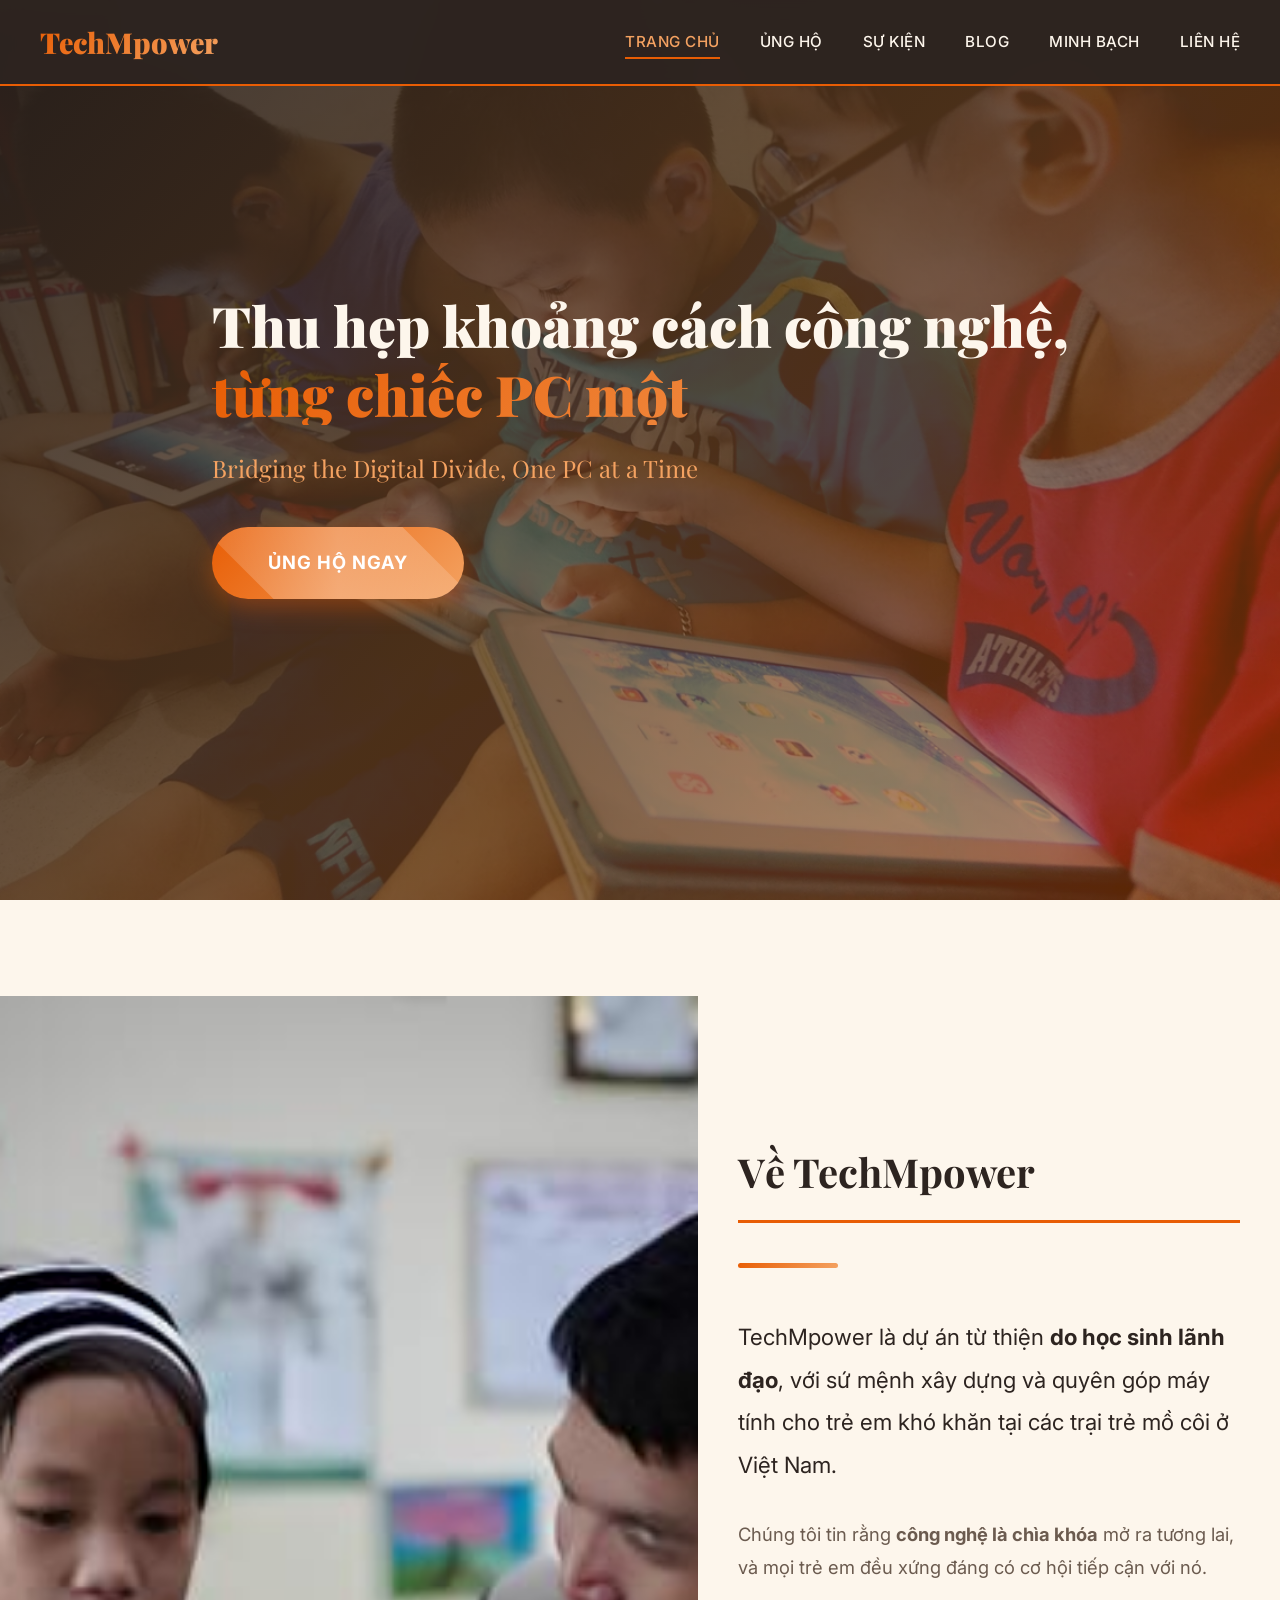
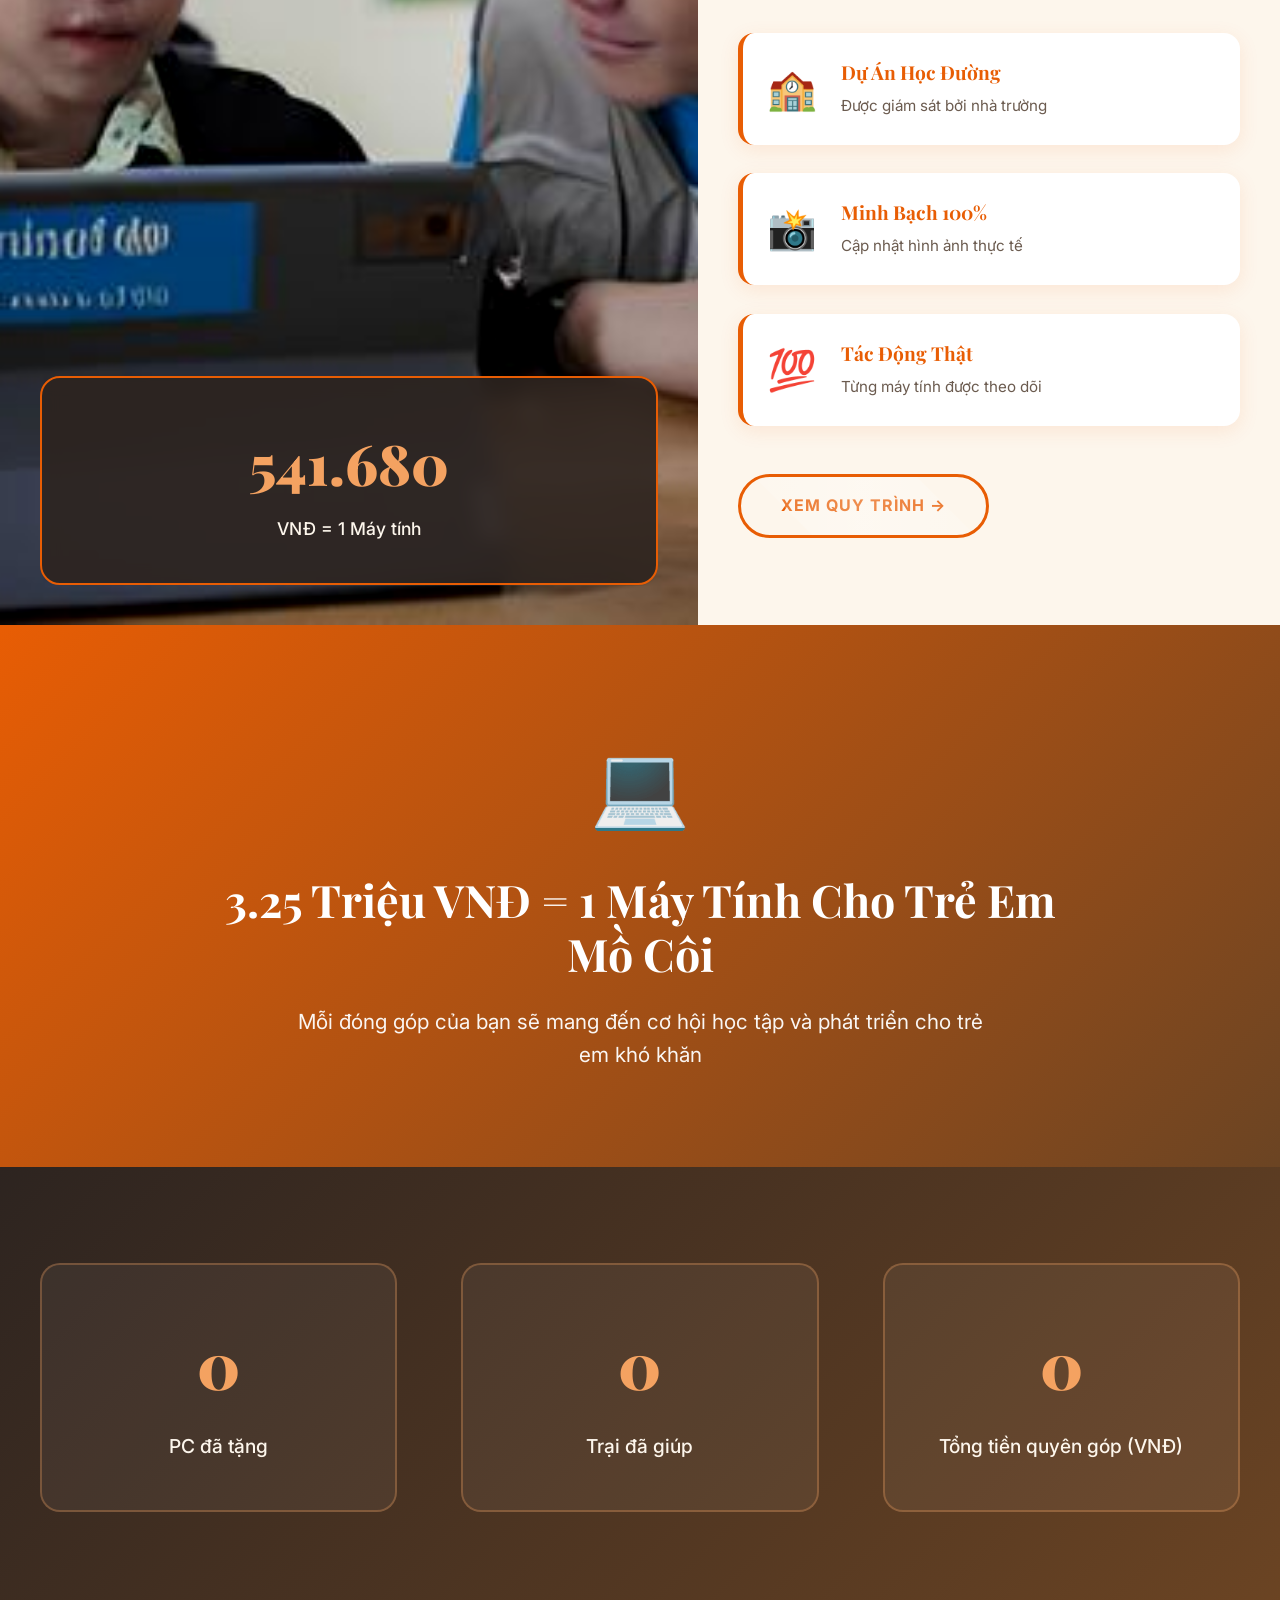
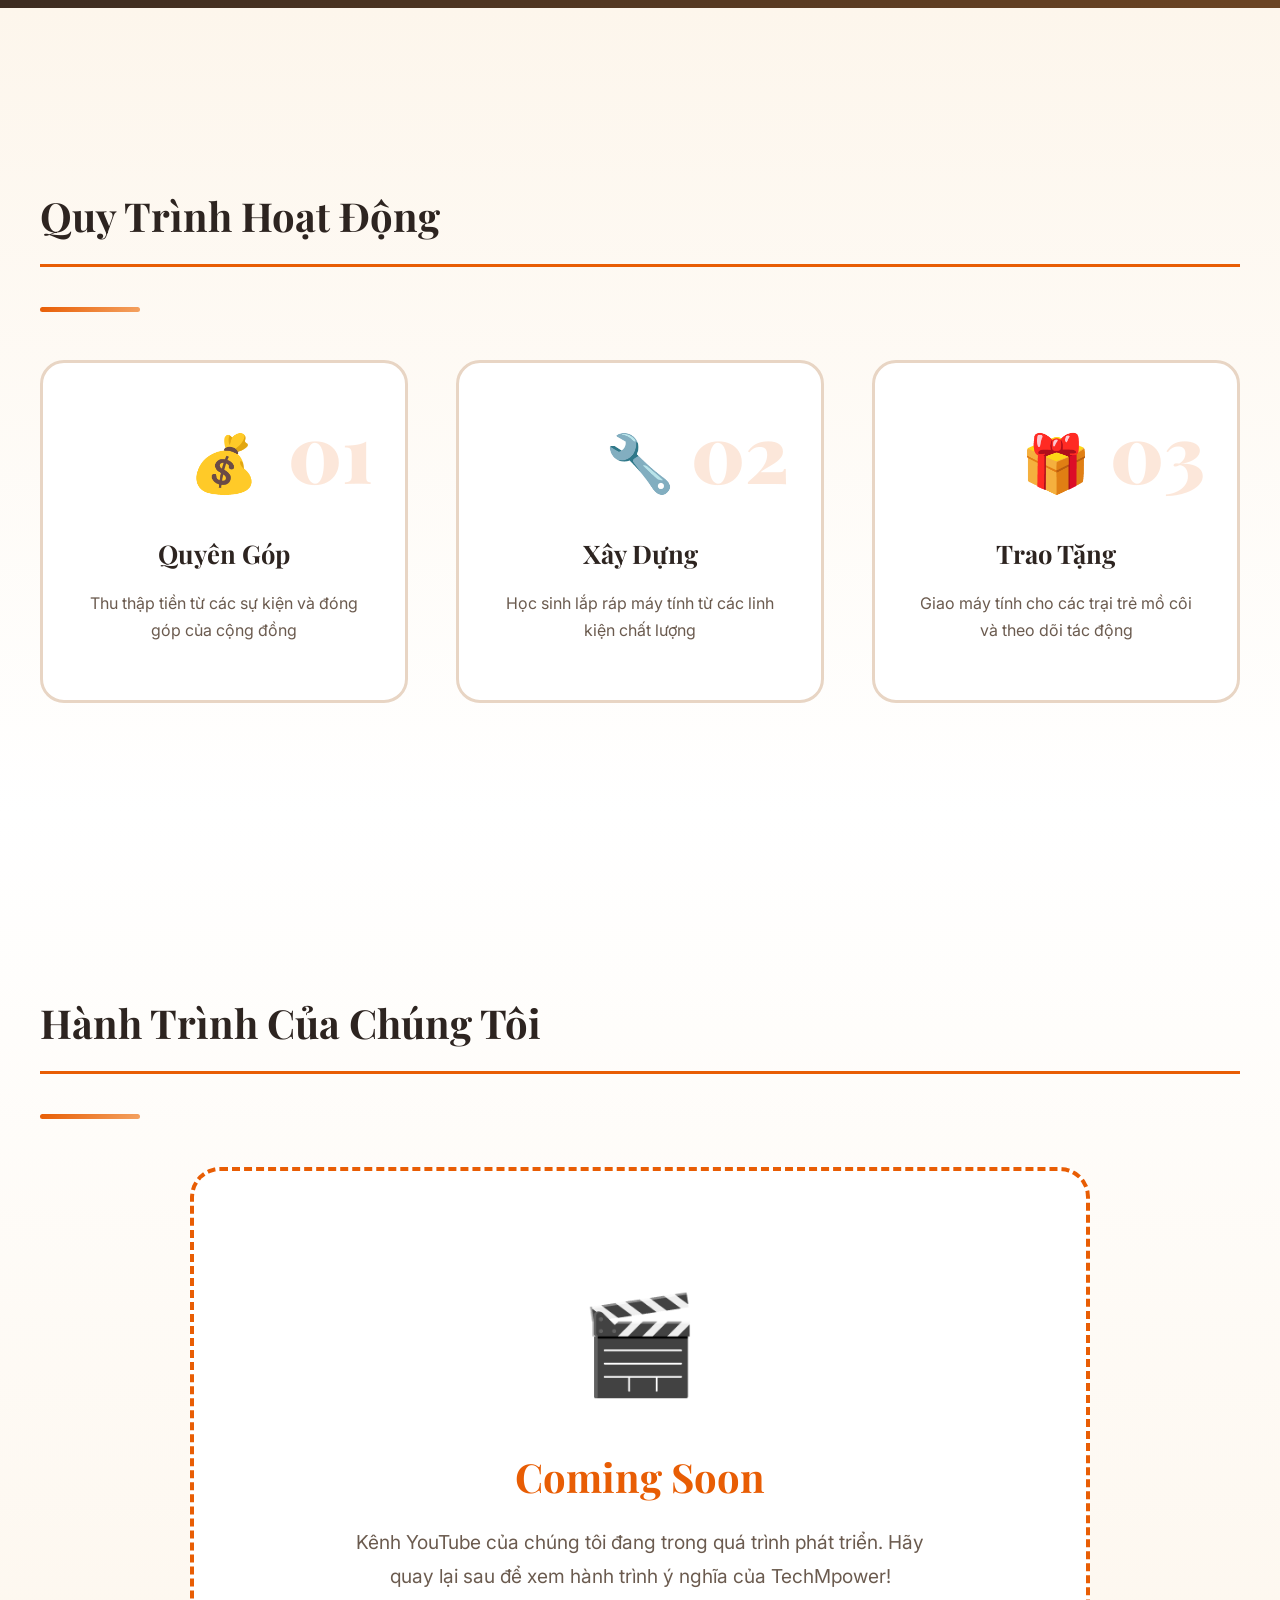
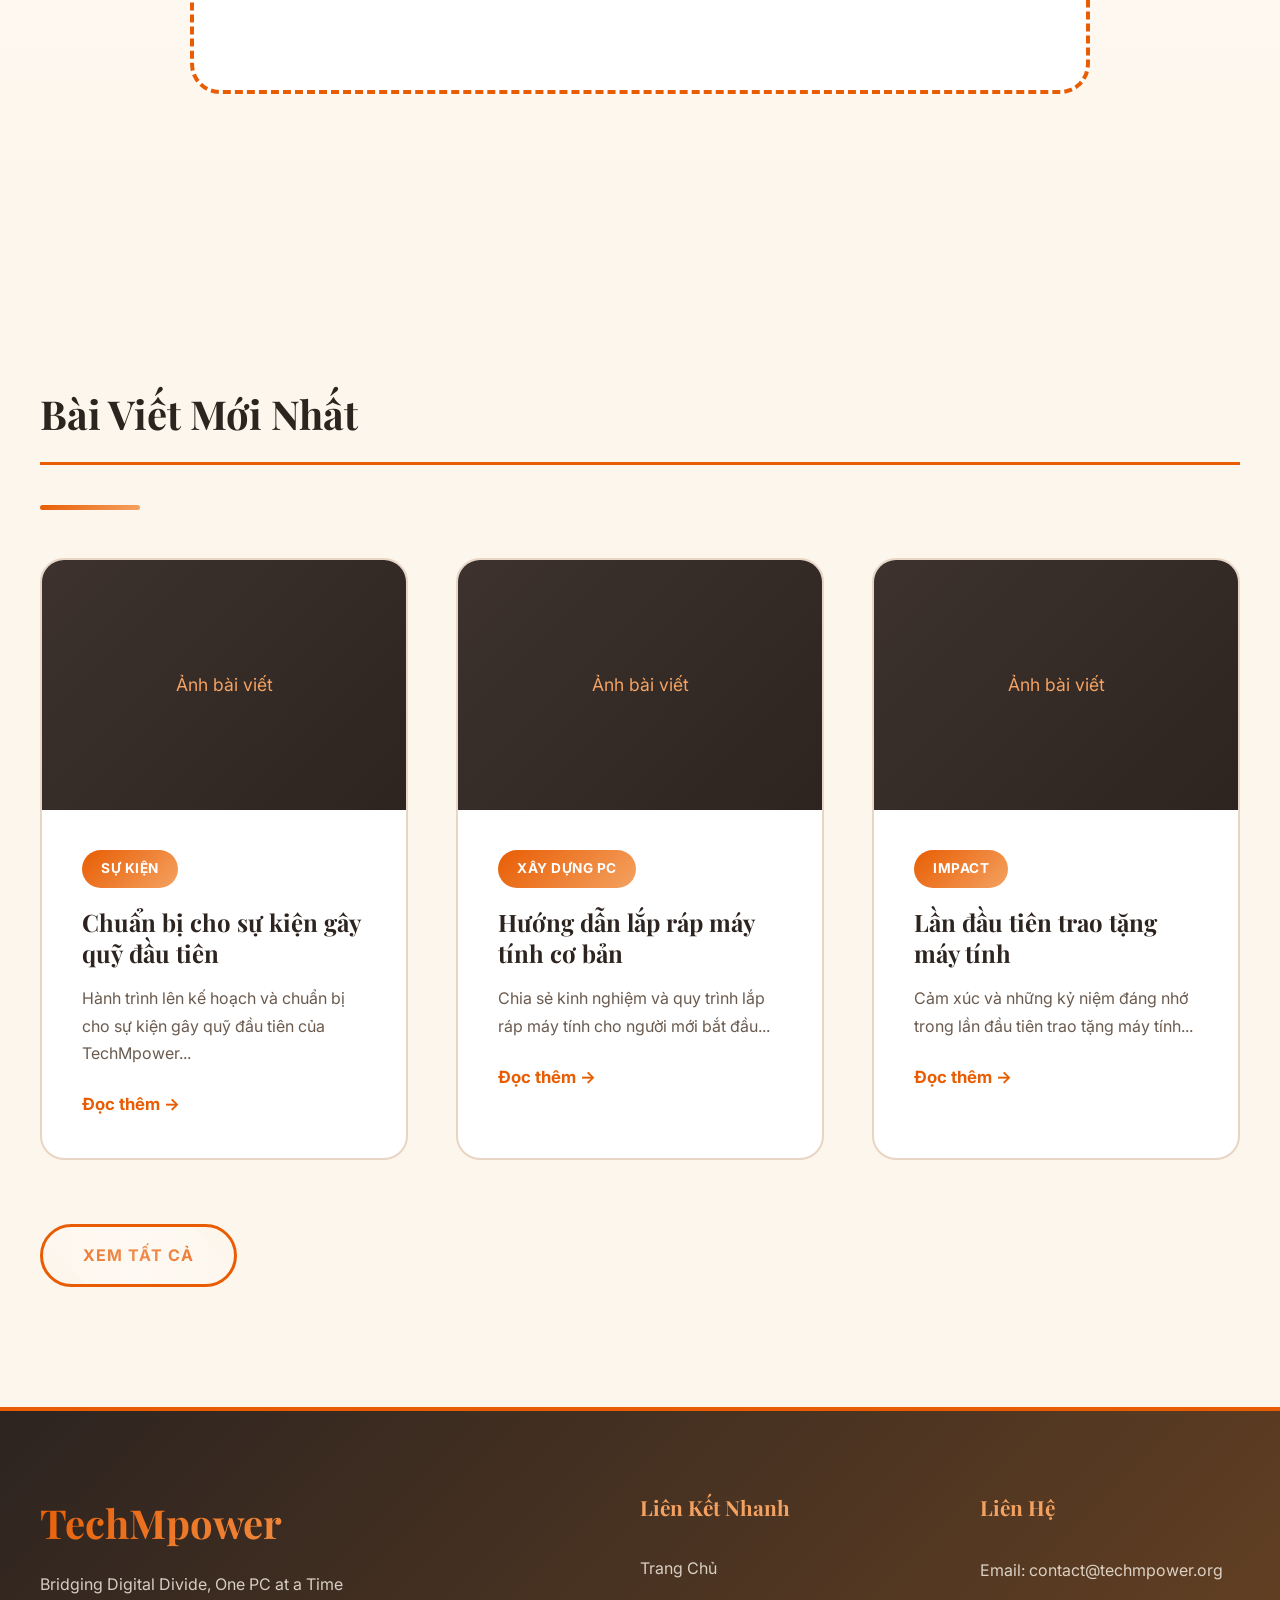
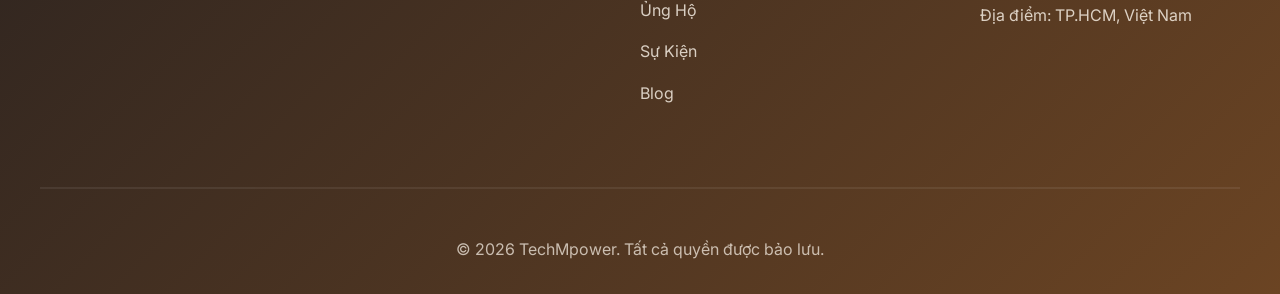
<file: index.html>
<!DOCTYPE html>
<html lang="vi">
<head>
    <meta charset="UTF-8">
    <meta name="viewport" content="width=device-width, initial-scale=1.0">
    <title>TechMpower - Thu hẹp khoảng cách công nghệ</title>
    <link rel="stylesheet" href="css/style.css">
    <link rel="preconnect" href="https://fonts.googleapis.com">
    <link rel="preconnect" href="https://fonts.gstatic.com" crossorigin>
    <link href="https://fonts.googleapis.com/css2?family=Inter:wght@300;400;600;700;800&family=Playfair+Display:wght@700;900&display=swap" rel="stylesheet">
</head>
<body>
    <!-- PRELOADER -->
    <div class="preloader">
        <div class="preloader-content">
            <div class="preloader-text animated-gradient">TechMpower</div>
            <div class="preloader-bar"></div>
        </div>
    </div>

    <!-- Navigation - NO LOGO -->
    <nav class="navbar">
        <div class="container">
            <div class="nav-brand">
                <span class="brand-text">TechMpower</span>
            </div>
            <ul class="nav-menu">
                <li><a href="index.html" class="active">Trang Chủ</a></li>
                <li><a href="donate.html">Ủng Hộ</a></li>
                <li><a href="events.html">Sự Kiện</a></li>
                <li><a href="blog.html">Blog</a></li>
                <li><a href="transparency.html">Minh Bạch</a></li>
                <li><a href="contact.html">Liên Hệ</a></li>
            </ul>
            <div class="hamburger">
                <span></span>
                <span></span>
                <span></span>
            </div>
        </div>
    </nav>

    <!-- Hero Section - NATIONAL GEOGRAPHIC STYLE -->
    <section class="hero hero-full reveal">
        <div class="hero-image-container">
            <img src="kid-using-tech.jpg" alt="Trẻ em sử dụng công nghệ" class="hero-background-image">
            <div class="hero-overlay-gradient"></div>
        </div>
        <div class="container">
            <div class="hero-content hero-content-large">
                <h1 class="hero-title editorial">
                    Thu hẹp khoảng cách công nghệ,<br>
                    <span class="highlight">từng chiếc PC một</span>
                </h1>
                <p class="hero-subtitle editorial">Bridging the Digital Divide, One PC at a Time</p>
                <a href="donate.html" class="btn btn-primary btn-large btn-animated">Ủng Hộ Ngay</a>
            </div>
        </div>
    </section>

    <!-- About Section - FULL WIDTH IMAGE -->
    <section class="about-section about-fullwidth reveal">
        <div class="about-image-wrapper">
            <div class="about-image-large">
                <img src="about.jpeg" alt="Trẻ em tiếp cận công nghệ" class="about-main-photo">
            </div>
            <div class="about-stats-overlay">
                <div class="stat-box">
                    <div class="stat-number counter-number" data-target="3250000">0</div>
                    <div class="stat-label">VNĐ = 1 Máy tính</div>
                </div>
            </div>
        </div>
        <div class="about-content-wrapper">
            <div class="container">
                <div class="about-content-large">
                    <div class="section-header editorial">
                        <h2 class="section-title-editorial">Về TechMpower</h2>
                        <div class="divider-editorial"></div>
                    </div>
                    <p class="about-intro-large">
                        TechMpower là dự án từ thiện <strong>do học sinh lãnh đạo</strong>, với sứ mệnh xây dựng và quyên góp máy tính cho trẻ em khó khăn tại các trại trẻ mồ côi ở Việt Nam.
                    </p>
                    <p class="about-text">
                        Chúng tôi tin rằng <strong>công nghệ là chìa khóa</strong> mở ra tương lai, và mọi trẻ em đều xứng đáng có cơ hội tiếp cận với nó.
                    </p>
                    
                    <!-- Trust Badges - REDESIGNED -->
                    <div class="trust-badges-editorial">
                        <div class="trust-badge-editorial">
                            <span class="badge-icon-large">🏫</span>
                            <div>
                                <h4>Dự Án Học Đường</h4>
                                <p>Được giám sát bởi nhà trường</p>
                            </div>
                        </div>
                        <div class="trust-badge-editorial">
                            <span class="badge-icon-large">📸</span>
                            <div>
                                <h4>Minh Bạch 100%</h4>
                                <p>Cập nhật hình ảnh thực tế</p>
                            </div>
                        </div>
                        <div class="trust-badge-editorial">
                            <span class="badge-icon-large">💯</span>
                            <div>
                                <h4>Tác Động Thật</h4>
                                <p>Từng máy tính được theo dõi</p>
                            </div>
                        </div>
                    </div>

                    <a href="#process" class="btn btn-secondary btn-animated">
                        Xem Quy Trình →
                    </a>
                </div>
            </div>
        </div>
    </section>

    <!-- Impact Banner - WARM COLORS -->
    <section class="impact-banner impact-banner-warm reveal">
        <div class="container">
            <div class="banner-content banner-editorial">
                <div class="banner-icon-large">💻</div>
                <h2 class="banner-title-editorial">3.25 Triệu VNĐ = 1 Máy Tính Cho Trẻ Em Mồ Côi</h2>
                <p class="banner-text-editorial">Mỗi đóng góp của bạn sẽ mang đến cơ hội học tập và phát triển cho trẻ em khó khăn</p>
            </div>
        </div>
    </section>

    <!-- Impact Counters -->
    <section class="impact-counters impact-counters-warm reveal">
        <div class="container">
            <div class="counters-grid counters-editorial">
                <div class="counter-item counter-editorial">
                    <div class="counter-number-editorial counter-number" data-target="0">0</div>
                    <div class="counter-label-editorial">PC đã tặng</div>
                </div>
                <div class="counter-item counter-editorial">
                    <div class="counter-number-editorial counter-number" data-target="0">0</div>
                    <div class="counter-label-editorial">Trại đã giúp</div>
                </div>
                <div class="counter-item counter-editorial">
                    <div class="counter-number-editorial counter-number" data-target="0">0</div>
                    <div class="counter-label-editorial">Tổng tiền quyên góp (VNĐ)</div>
                </div>
            </div>
        </div>
    </section>

    <!-- Process Section -->
    <section id="process" class="process-section process-warm reveal">
        <div class="container">
            <div class="section-header editorial">
                <h2 class="section-title-editorial">Quy Trình Hoạt Động</h2>
                <div class="divider-editorial"></div>
            </div>
            <div class="process-grid process-editorial">
                <div class="process-card process-card-editorial reveal">
                    <div class="process-number-editorial">01</div>
                    <div class="process-icon-editorial">💰</div>
                    <h3>Quyên Góp</h3>
                    <p>Thu thập tiền từ các sự kiện và đóng góp của cộng đồng</p>
                </div>
                <div class="process-card process-card-editorial reveal">
                    <div class="process-number-editorial">02</div>
                    <div class="process-icon-editorial">🔧</div>
                    <h3>Xây Dựng</h3>
                    <p>Học sinh lắp ráp máy tính từ các linh kiện chất lượng</p>
                </div>
                <div class="process-card process-card-editorial reveal">
                    <div class="process-number-editorial">03</div>
                    <div class="process-icon-editorial">🎁</div>
                    <h3>Trao Tặng</h3>
                    <p>Giao máy tính cho các trại trẻ mồ côi và theo dõi tác động</p>
                </div>
            </div>
        </div>
    </section>

    <!-- YouTube Section -->
    <section class="youtube-section youtube-warm reveal">
        <div class="container">
            <div class="section-header editorial">
                <h2 class="section-title-editorial">Hành Trình Của Chúng Tôi</h2>
                <div class="divider-editorial"></div>
            </div>
            <div class="youtube-placeholder youtube-editorial">
                <div class="placeholder-content">
                    <div class="placeholder-icon-large">🎬</div>
                    <h3>Coming Soon</h3>
                    <p>Kênh YouTube của chúng tôi đang trong quá trình phát triển. Hãy quay lại sau để xem hành trình ý nghĩa của TechMpower!</p>
                </div>
            </div>
        </div>
    </section>

    <!-- Blog Preview -->
    <section class="blog-preview blog-warm reveal">
        <div class="container">
            <div class="section-header editorial">
                <h2 class="section-title-editorial">Bài Viết Mới Nhất</h2>
                <div class="divider-editorial"></div>
            </div>
            <div class="blog-grid blog-editorial">
                <article class="blog-card blog-card-editorial reveal">
                    <div class="blog-image-placeholder">Ảnh bài viết</div>
                    <div class="blog-content">
                        <span class="blog-category">Sự Kiện</span>
                        <h3>Chuẩn bị cho sự kiện gây quỹ đầu tiên</h3>
                        <p>Hành trình lên kế hoạch và chuẩn bị cho sự kiện gây quỹ đầu tiên của TechMpower...</p>
                        <a href="blog.html" class="read-more">Đọc thêm →</a>
                    </div>
                </article>
                <article class="blog-card blog-card-editorial reveal">
                    <div class="blog-image-placeholder">Ảnh bài viết</div>
                    <div class="blog-content">
                        <span class="blog-category">Xây Dựng PC</span>
                        <h3>Hướng dẫn lắp ráp máy tính cơ bản</h3>
                        <p>Chia sẻ kinh nghiệm và quy trình lắp ráp máy tính cho người mới bắt đầu...</p>
                        <a href="blog.html" class="read-more">Đọc thêm →</a>
                    </div>
                </article>
                <article class="blog-card blog-card-editorial reveal">
                    <div class="blog-image-placeholder">Ảnh bài viết</div>
                    <div class="blog-content">
                        <span class="blog-category">Impact</span>
                        <h3>Lần đầu tiên trao tặng máy tính</h3>
                        <p>Cảm xúc và những kỷ niệm đáng nhớ trong lần đầu tiên trao tặng máy tính...</p>
                        <a href="blog.html" class="read-more">Đọc thêm →</a>
                    </div>
                </article>
            </div>
            <div class="text-center">
                <a href="blog.html" class="btn btn-secondary btn-animated">Xem Tất Cả</a>   
            </div>
        </div>
    </section>

    <!-- Footer -->
    <footer class="footer footer-warm reveal">
        <div class="container">
            <div class="footer-content footer-editorial">
                <div class="footer-brand footer-brand-editorial">
                    <h3 class="footer-title">TechMpower</h3>
                    <p>Bridging Digital Divide, One PC at a Time</p>
                </div>
                <div class="footer-links">
                    <h4>Liên Kết Nhanh</h4>
                    <ul>
                        <li><a href="index.html">Trang Chủ</a></li>
                        <li><a href="donate.html">Ủng Hộ</a></li>
                        <li><a href="events.html">Sự Kiện</a></li>
                        <li><a href="blog.html">Blog</a></li>
                    </ul>
                </div>
                <div class="footer-contact">
                    <h4>Liên Hệ</h4>
                    <p>Email: contact@techmpower.org</p>
                    <p>Địa điểm: TP.HCM, Việt Nam</p>
                </div>
            </div>
            <div class="footer-bottom">
                <p>&copy; <span id="current-year">2026</span> TechMpower. Tất cả quyền được bảo lưu.</p>
            </div>
        </div>
    </footer>

    <script src="js/main.js"></script>
    <script>
        // Dynamic year
        document.getElementById('current-year').textContent = new Date().getFullYear();
    </script>
</body>
</html>
</file>
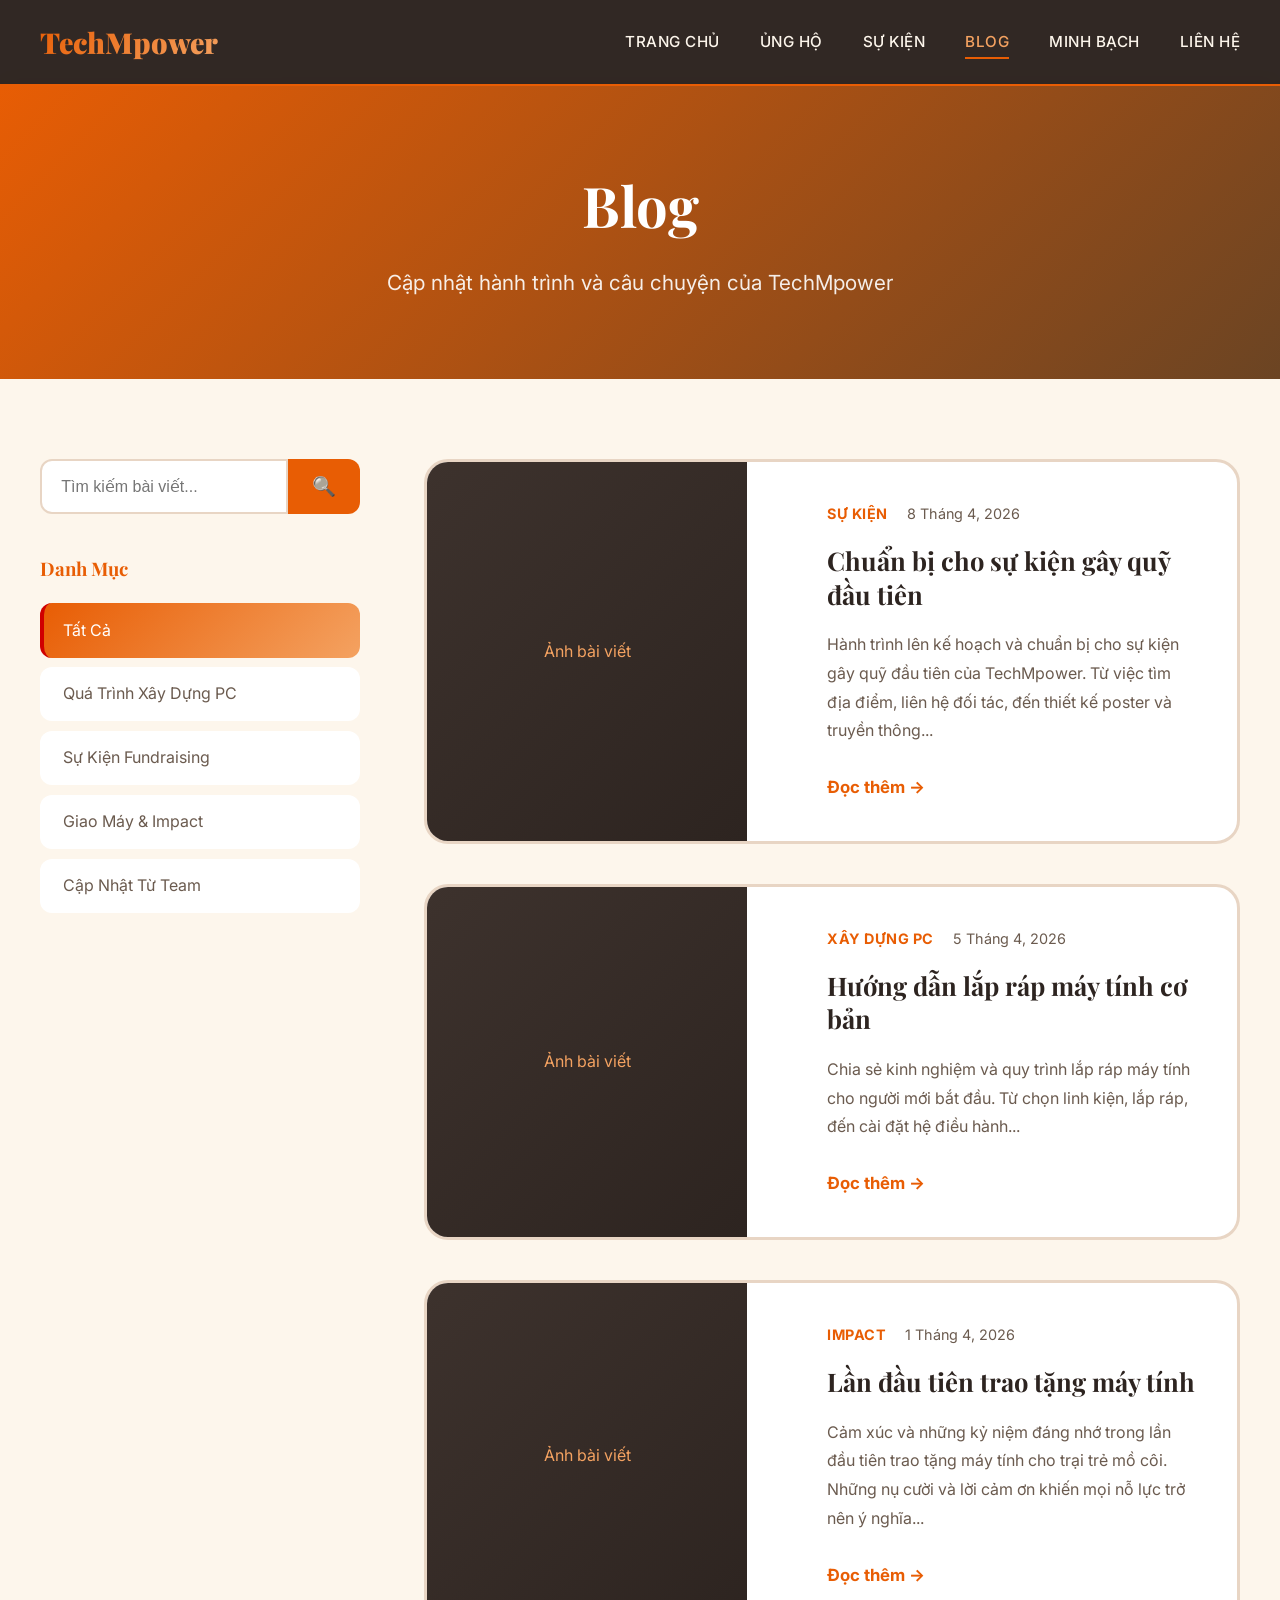
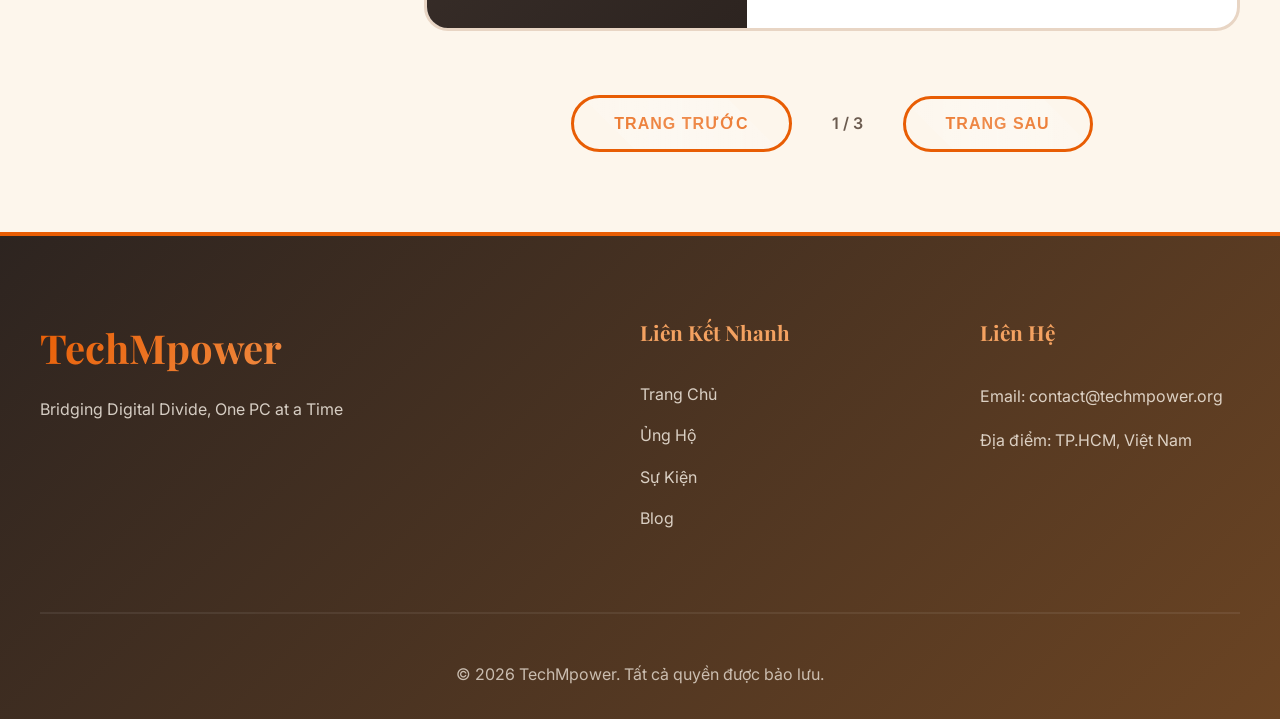
<file: blog.html>
<!DOCTYPE html>
<html lang="vi">
<head>
    <meta charset="UTF-8">
    <meta name="viewport" content="width=device-width, initial-scale=1.0">
    <title>Blog - TechMpower</title>
    <link rel="stylesheet" href="css/style.css">
    <link href="https://fonts.googleapis.com/css2?family=Inter:wght@300;400;600;700;800&family=Playfair+Display:wght@700;900&display=swap" rel="stylesheet">
</head>
<body>
    <!-- PRELOADER -->
    <div class="preloader">
        <div class="preloader-content">
            <div class="preloader-text animated-gradient">TechMpower</div>
            <div class="preloader-bar"></div>
        </div>
    </div>

    <!-- Navigation -->
    <nav class="navbar">
        <div class="container">
            <div class="nav-brand">
                <span class="brand-text">TechMpower</span>
            </div>
            <ul class="nav-menu">
                <li><a href="index.html">Trang Chủ</a></li>
                <li><a href="donate.html">Ủng Hộ</a></li>
                <li><a href="events.html">Sự Kiện</a></li>
                <li><a href="blog.html" class="active">Blog</a></li>
                <li><a href="transparency.html">Minh Bạch</a></li>
                <li><a href="contact.html">Liên Hệ</a></li>
            </ul>
            <div class="hamburger">
                <span></span>
                <span></span>
                <span></span>
            </div>
        </div>
    </nav>

    <!-- Page Header -->
    <section class="page-header page-header-warm reveal">
        <div class="container">
            <h1 class="page-title-editorial">Blog</h1>
            <p class="page-subtitle-editorial">Cập nhật hành trình và câu chuyện của TechMpower</p>
        </div>
    </section>

    <!-- Blog Section -->
    <section class="blog-section blog-warm reveal reveal-delay-1">
        <div class="container">
            <div class="blog-layout blog-layout-editorial">
                <aside class="blog-sidebar blog-sidebar-editorial reveal">
                    <div class="search-box search-box-editorial">
                        <input type="text" placeholder="Tìm kiếm bài viết...">
                        <button>🔍</button>
                    </div>

                    <div class="categories categories-editorial">
                        <h3>Danh Mục</h3>
                        <ul>
                            <li><a href="#" class="active">Tất Cả</a></li>
                            <li><a href="#">Quá Trình Xây Dựng PC</a></li>
                            <li><a href="#">Sự Kiện Fundraising</a></li>
                            <li><a href="#">Giao Máy & Impact</a></li>
                            <li><a href="#">Cập Nhật Từ Team</a></li>
                        </ul>
                    </div>
                </aside>

                <main class="blog-main">
                    <div class="blog-posts blog-posts-editorial">
                        <article class="blog-post-card blog-post-card-editorial reveal">
                            <div class="post-image-placeholder">Ảnh bài viết</div>
                            <div class="post-content">
                                <div class="post-meta">
                                    <span class="category category-editorial">Sự Kiện</span>
                                    <span class="date">8 Tháng 4, 2026</span>
                                </div>
                                <h3>Chuẩn bị cho sự kiện gây quỹ đầu tiên</h3>
                                <p>Hành trình lên kế hoạch và chuẩn bị cho sự kiện gây quỹ đầu tiên của TechMpower. Từ việc tìm địa điểm, liên hệ đối tác, đến thiết kế poster và truyền thông...</p>
                                <a href="#" class="read-more">Đọc thêm →</a>
                            </div>
                        </article>

                        <article class="blog-post-card blog-post-card-editorial reveal reveal-delay-1">
                            <div class="post-image-placeholder">Ảnh bài viết</div>
                            <div class="post-content">
                                <div class="post-meta">
                                    <span class="category category-editorial">Xây Dựng PC</span>
                                    <span class="date">5 Tháng 4, 2026</span>
                                </div>
                                <h3>Hướng dẫn lắp ráp máy tính cơ bản</h3>
                                <p>Chia sẻ kinh nghiệm và quy trình lắp ráp máy tính cho người mới bắt đầu. Từ chọn linh kiện, lắp ráp, đến cài đặt hệ điều hành...</p>
                                <a href="#" class="read-more">Đọc thêm →</a>
                            </div>
                        </article>

                        <article class="blog-post-card blog-post-card-editorial reveal reveal-delay-2">
                            <div class="post-image-placeholder">Ảnh bài viết</div>
                            <div class="post-content">
                                <div class="post-meta">
                                    <span class="category category-editorial">Impact</span>
                                    <span class="date">1 Tháng 4, 2026</span>
                                </div>
                                <h3>Lần đầu tiên trao tặng máy tính</h3>
                                <p>Cảm xúc và những kỷ niệm đáng nhớ trong lần đầu tiên trao tặng máy tính cho trại trẻ mồ côi. Những nụ cười và lời cảm ơn khiến mọi nỗ lực trở nên ý nghĩa...</p>
                                <a href="#" class="read-more">Đọc thêm →</a>
                            </div>
                        </article>
                    </div>

                    <div class="pagination pagination-editorial reveal">
                        <button class="btn btn-secondary btn-animated">Trang Trước</button>
                        <span class="page-numbers">1 / 3</span>
                        <button class="btn btn-secondary btn-animated">Trang Sau</button>
                    </div>
                </main>
            </div>
        </div>
    </section>

    <!-- Footer -->
    <footer class="footer footer-warm reveal">
        <div class="container">
            <div class="footer-content footer-editorial">
                <div class="footer-brand footer-brand-editorial">
                    <h3 class="footer-title">TechMpower</h3>
                    <p>Bridging Digital Divide, One PC at a Time</p>
                </div>
                <div class="footer-links">
                    <h4>Liên Kết Nhanh</h4>
                    <ul>
                        <li><a href="index.html">Trang Chủ</a></li>
                        <li><a href="donate.html">Ủng Hộ</a></li>
                        <li><a href="events.html">Sự Kiện</a></li>
                        <li><a href="blog.html">Blog</a></li>
                    </ul>
                </div>
                <div class="footer-contact">
                    <h4>Liên Hệ</h4>
                    <p>Email: contact@techmpower.org</p>
                    <p>Địa điểm: TP.HCM, Việt Nam</p>
                </div>
            </div>
            <div class="footer-bottom">
                <p>&copy; <span id="current-year">2026</span> TechMpower. Tất cả quyền được bảo lưu.</p>
            </div>
        </div>
    </footer>

    <script src="js/main.js"></script>
    <script>
        document.getElementById('current-year').textContent = new Date().getFullYear();
    </script>
</body>
</html>
</file>
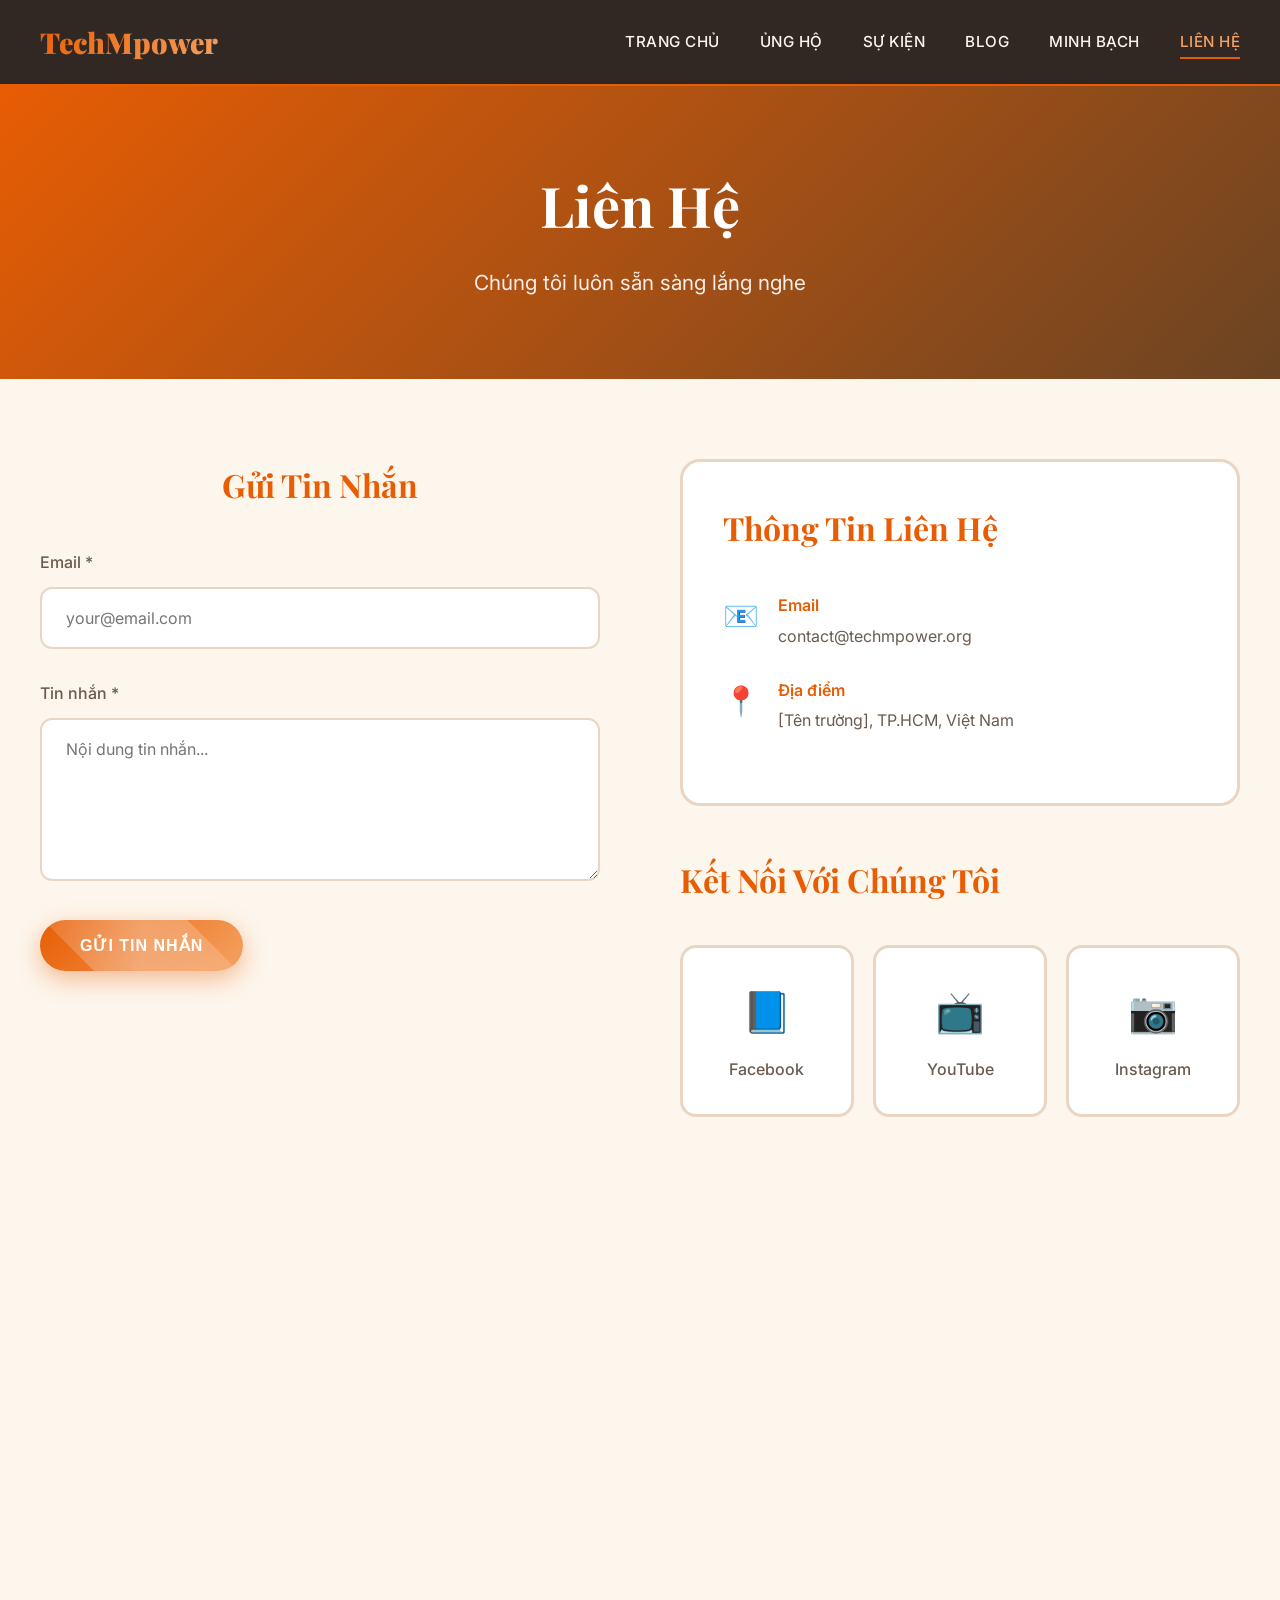
<file: contact.html>
<!DOCTYPE html>
<html lang="vi">
<head>
    <meta charset="UTF-8">
    <meta name="viewport" content="width=device-width, initial-scale=1.0">
    <title>Liên Hệ - TechMpower</title>
    <link rel="stylesheet" href="css/style.css">
    <link href="https://fonts.googleapis.com/css2?family=Inter:wght@300;400;600;700;800&family=Playfair+Display:wght@700;900&display=swap" rel="stylesheet">
</head>
<body>
    <!-- PRELOADER -->
    <div class="preloader">
        <div class="preloader-content">
            <div class="preloader-text animated-gradient">TechMpower</div>
            <div class="preloader-bar"></div>
        </div>
    </div>

    <!-- Navigation -->
    <nav class="navbar">
        <div class="container">
            <div class="nav-brand">
                <span class="brand-text">TechMpower</span>
            </div>
            <ul class="nav-menu">
                <li><a href="index.html">Trang Chủ</a></li>
                <li><a href="donate.html">Ủng Hộ</a></li>
                <li><a href="events.html">Sự Kiện</a></li>
                <li><a href="blog.html">Blog</a></li>
                <li><a href="transparency.html">Minh Bạch</a></li>
                <li><a href="contact.html" class="active">Liên Hệ</a></li>
            </ul>
            <div class="hamburger">
                <span></span>
                <span></span>
                <span></span>
            </div>
        </div>
    </nav>

    <!-- Page Header -->
    <section class="page-header page-header-warm reveal">
        <div class="container">
            <h1 class="page-title-editorial">Liên Hệ</h1>
            <p class="page-subtitle-editorial">Chúng tôi luôn sẵn sàng lắng nghe</p>
        </div>
    </section>

    <!-- Contact Section -->
    <section class="contact-section contact-warm reveal reveal-delay-1">
        <div class="container">
            <div class="contact-grid contact-grid-editorial">
                <div class="contact-form-wrapper contact-form-wrapper-editorial reveal">
                    <h3 class="section-subtitle-editorial">Gửi Tin Nhắn</h3>
                    <form class="contact-form contact-form-editorial" id="contactForm">
                        <div class="form-group">
                            <label for="email">Email *</label>
                            <input type="email" id="email" name="email" required placeholder="your@email.com">
                        </div>
                        <div class="form-group">
                            <label for="message">Tin nhắn *</label>
                            <textarea id="message" name="message" rows="6" required placeholder="Nội dung tin nhắn..."></textarea>
                        </div>
                        <button type="submit" class="btn btn-primary btn-animated">Gửi Tin Nhắn</button>
                    </form>
                </div>

                <div class="contact-info contact-info-editorial reveal reveal-delay-1">
                    <div class="info-card info-card-editorial">
                        <h4>Thông Tin Liên Hệ</h4>
                        <div class="info-item">
                            <span class="icon">📧</span>
                            <div>
                                <strong>Email</strong>
                                <p>contact@techmpower.org</p>
                            </div>
                        </div>
                        <div class="info-item">
                            <span class="icon">📍</span>
                            <div>
                                <strong>Địa điểm</strong>
                                <p>[Tên trường], TP.HCM, Việt Nam</p>
                            </div>
                        </div>
                    </div>

                    <div class="social-links social-links-editorial">
                        <h4>Kết Nối Với Chúng Tôi</h4>
                        <div class="social-grid social-grid-editorial">
                            <a href="#" class="social-link social-link-editorial facebook reveal">
                                <span>📘</span>
                                <p>Facebook</p>
                            </a>
                            <a href="#" class="social-link social-link-editorial youtube reveal reveal-delay-1">
                                <span>📺</span>
                                <p>YouTube</p>
                            </a>
                            <a href="#" class="social-link social-link-editorial instagram reveal reveal-delay-2">
                                <span>📷</span>
                                <p>Instagram</p>
                            </a>
                        </div>
                    </div>
                </div>
            </div>
        </div>
    </section>

    <!-- Footer -->
    <footer class="footer footer-warm reveal">
        <div class="container">
            <div class="footer-content footer-editorial">
                <div class="footer-brand footer-brand-editorial">
                    <h3 class="footer-title">TechMpower</h3>
                    <p>Bridging Digital Divide, One PC at a Time</p>
                </div>
                <div class="footer-links">
                    <h4>Liên Kết Nhanh</h4>
                    <ul>
                        <li><a href="index.html">Trang Chủ</a></li>
                        <li><a href="donate.html">Ủng Hộ</a></li>
                        <li><a href="events.html">Sự Kiện</a></li>
                        <li><a href="blog.html">Blog</a></li>
                    </ul>
                </div>
                <div class="footer-contact">
                    <h4>Liên Hệ</h4>
                    <p>Email: contact@techmpower.org</p>
                    <p>Địa điểm: TP.HCM, Việt Nam</p>
                </div>
            </div>
            <div class="footer-bottom">
                <p>&copy; <span id="current-year">2026</span> TechMpower. Tất cả quyền được bảo lưu.</p>
            </div>
        </div>
    </footer>

    <script src="js/main.js"></script>
    <script>
        document.getElementById('current-year').textContent = new Date().getFullYear();
        
        document.getElementById('contactForm').addEventListener('submit', function(e) {
            e.preventDefault();
            alert('Cảm ơn bạn đã liên hệ! Chúng tôi sẽ phản hồi sớm nhất có thể.');
            this.reset();
        });
    </script>
</body>
</html>
</file>
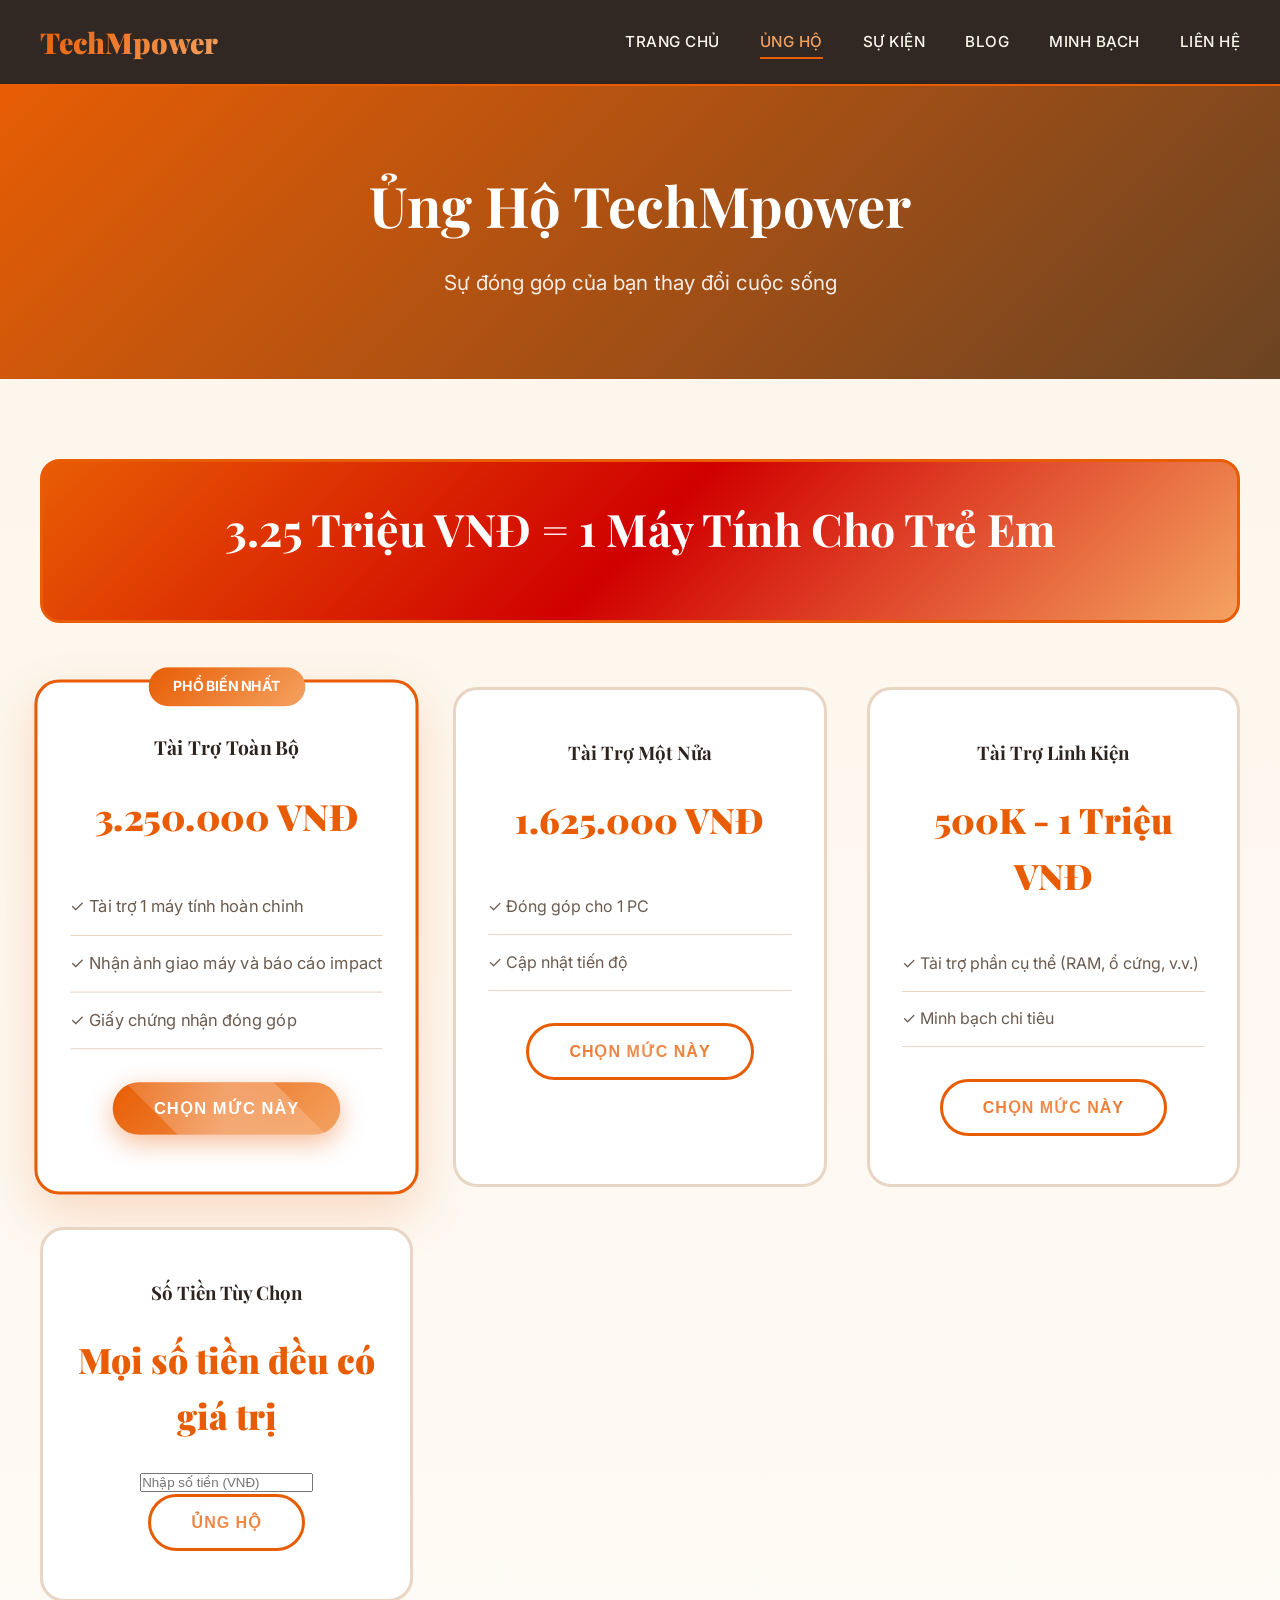
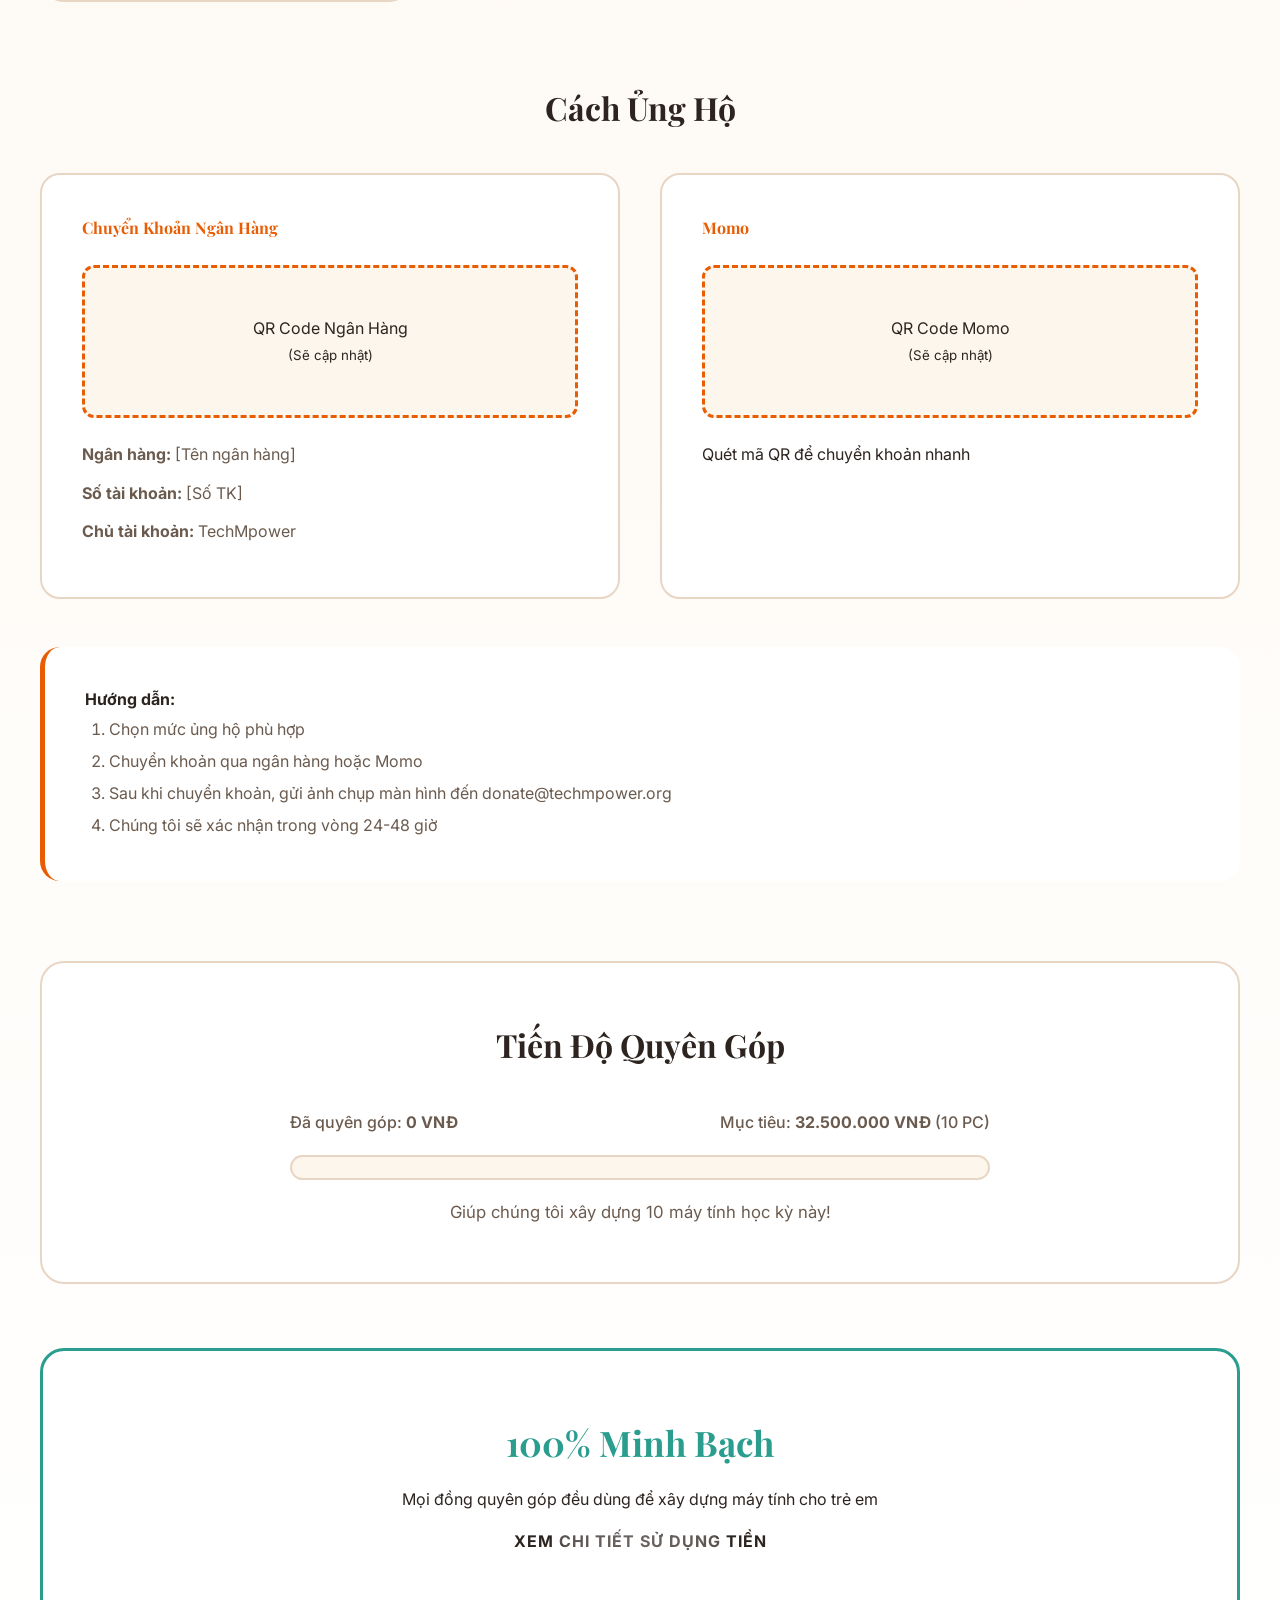
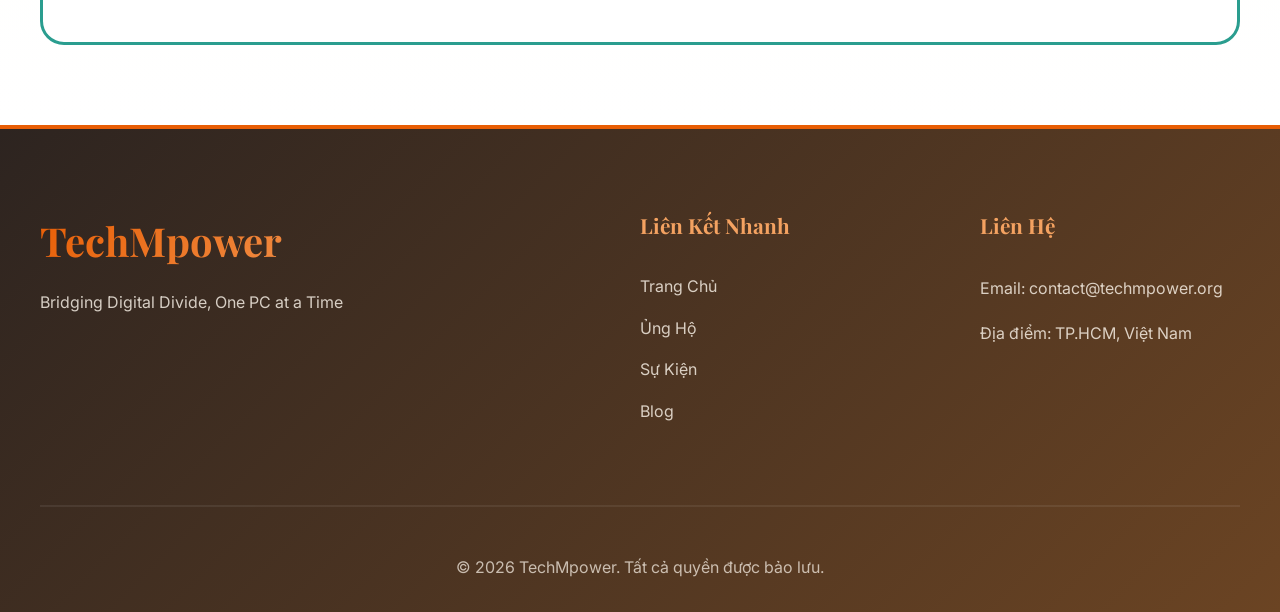
<file: donate.html>
<!DOCTYPE html>
<html lang="vi">
<head>
    <meta charset="UTF-8">
    <meta name="viewport" content="width=device-width, initial-scale=1.0">
    <title>Ủng Hộ - TechMpower</title>
    <link rel="stylesheet" href="css/style.css">
    <link href="https://fonts.googleapis.com/css2?family=Inter:wght@300;400;600;700;800&family=Playfair+Display:wght@700;900&display=swap" rel="stylesheet">
</head>
<body>
    <!-- PRELOADER -->
    <div class="preloader">
        <div class="preloader-content">
            <div class="preloader-text animated-gradient">TechMpower</div>
            <div class="preloader-bar"></div>
        </div>
    </div>

    <!-- Navigation -->
    <nav class="navbar">
        <div class="container">
            <div class="nav-brand">
                <span class="brand-text">TechMpower</span>
            </div>
            <ul class="nav-menu">
                <li><a href="index.html">Trang Chủ</a></li>
                <li><a href="donate.html" class="active">Ủng Hộ</a></li>
                <li><a href="events.html">Sự Kiện</a></li>
                <li><a href="blog.html">Blog</a></li>
                <li><a href="transparency.html">Minh Bạch</a></li>
                <li><a href="contact.html">Liên Hệ</a></li>
            </ul>
            <div class="hamburger">
                <span></span>
                <span></span>
                <span></span>
            </div>
        </div>
    </nav>

    <!-- Page Header -->
    <section class="page-header page-header-warm reveal">
        <div class="container">
            <h1 class="page-title-editorial">Ủng Hộ TechMpower</h1>
            <p class="page-subtitle-editorial">Sự đóng góp của bạn thay đổi cuộc sống</p>
        </div>
    </section>

    <!-- Donation Section -->
    <section class="donation-section donation-warm reveal reveal-delay-1">
        <div class="container">
            <div class="donation-banner donation-banner-editorial">
                <h2 class="banner-title-editorial">3.25 Triệu VNĐ = 1 Máy Tính Cho Trẻ Em</h2>
            </div>

            <div class="donation-tiers donation-tiers-editorial">
                <div class="tier-card tier-card-editorial featured reveal">
                    <div class="tier-badge">Phổ Biến Nhất</div>
                    <h3>Tài Trợ Toàn Bộ</h3>
                    <div class="tier-price">3.250.000 VNĐ</div>
                    <ul class="tier-features">
                        <li>✓ Tài trợ 1 máy tính hoàn chỉnh</li>
                        <li>✓ Nhận ảnh giao máy và báo cáo impact</li>
                        <li>✓ Giấy chứng nhận đóng góp</li>
                    </ul>
                    <button class="btn btn-primary btn-animated" onclick="selectAmount(3250000)">Chọn Mức Này</button>
                </div>

                <div class="tier-card tier-card-editorial reveal reveal-delay-1">
                    <h3>Tài Trợ Một Nửa</h3>
                    <div class="tier-price">1.625.000 VNĐ</div>
                    <ul class="tier-features">
                        <li>✓ Đóng góp cho 1 PC</li>
                        <li>✓ Cập nhật tiến độ</li>
                    </ul>
                    <button class="btn btn-secondary btn-animated" onclick="selectAmount(1625000)">Chọn Mức Này</button>
                </div>

                <div class="tier-card tier-card-editorial reveal reveal-delay-2">
                    <h3>Tài Trợ Linh Kiện</h3>
                    <div class="tier-price">500K - 1 Triệu VNĐ</div>
                    <ul class="tier-features">
                        <li>✓ Tài trợ phần cụ thể (RAM, ổ cứng, v.v.)</li>
                        <li>✓ Minh bạch chi tiêu</li>
                    </ul>
                    <button class="btn btn-secondary btn-animated" onclick="selectAmount(750000)">Chọn Mức Này</button>
                </div>

                <div class="tier-card tier-card-editorial reveal">
                    <h3>Số Tiền Tùy Chọn</h3>
                    <div class="tier-price">Mọi số tiền đều có giá trị</div>
                    <input type="number" id="customAmount" placeholder="Nhập số tiền (VNĐ)" class="custom-input">
                    <button class="btn btn-secondary btn-animated" onclick="selectCustomAmount()">Ủng Hộ</button>
                </div>
            </div>

            <!-- Payment Methods -->
            <div class="payment-methods payment-methods-editorial reveal">
                <h3 class="section-subtitle-editorial">Cách Ủng Hộ</h3>
                <div class="payment-grid payment-grid-editorial">
                    <div class="payment-card payment-card-editorial reveal">
                        <h4>Chuyển Khoản Ngân Hàng</h4>
                        <div class="qr-placeholder">
                            <p>QR Code Ngân Hàng</p>
                            <small>(Sẽ cập nhật)</small>
                        </div>
                        <div class="bank-info">
                            <p><strong>Ngân hàng:</strong> [Tên ngân hàng]</p>
                            <p><strong>Số tài khoản:</strong> [Số TK]</p>
                            <p><strong>Chủ tài khoản:</strong> TechMpower</p>
                        </div>
                    </div>

                    <div class="payment-card payment-card-editorial reveal reveal-delay-1">
                        <h4>Momo</h4>
                        <div class="qr-placeholder">
                            <p>QR Code Momo</p>
                            <small>(Sẽ cập nhật)</small>
                        </div>
                        <p class="payment-note">Quét mã QR để chuyển khoản nhanh</p>
                    </div>
                </div>

                <div class="payment-instruction payment-instruction-editorial">
                    <h4>Hướng dẫn:</h4>
                    <ol>
                        <li>Chọn mức ủng hộ phù hợp</li>
                        <li>Chuyển khoản qua ngân hàng hoặc Momo</li>
                        <li>Sau khi chuyển khoản, gửi ảnh chụp màn hình đến <a href="mailto:donate@techmpower.org">donate@techmpower.org</a></li>
                        <li>Chúng tôi sẽ xác nhận trong vòng 24-48 giờ</li>
                    </ol>
                </div>
            </div>

            <!-- Progress Section -->
            <div class="progress-section progress-section-editorial reveal reveal-delay-1">
                <h3 class="section-subtitle-editorial">Tiến Độ Quyên Góp</h3>
                <div class="progress-container">
                    <div class="progress-info">
                        <span>Đã quyên góp: <strong>0 VNĐ</strong></span>
                        <span>Mục tiêu: <strong>32.500.000 VNĐ</strong> (10 PC)</span>
                    </div>
                    <div class="progress-bar">
                        <div class="progress-fill" style="width: 0%"></div>
                    </div>
                    <p class="progress-text">Giúp chúng tôi xây dựng 10 máy tính học kỳ này!</p>
                </div>
            </div>

            <!-- Transparency Notice -->
            <div class="transparency-notice transparency-notice-editorial reveal">
                <h3>100% Minh Bạch</h3>
                <p>Mọi đồng quyên góp đều dùng để xây dựng máy tính cho trẻ em</p>
                <a href="transparency.html" class="btn btn-outline btn-animated">Xem chi tiết sử dụng tiền</a>
            </div>
        </div>
    </section>

    <!-- Footer -->
    <footer class="footer footer-warm reveal">
        <div class="container">
            <div class="footer-content footer-editorial">
                <div class="footer-brand footer-brand-editorial">
                    <h3 class="footer-title">TechMpower</h3>
                    <p>Bridging Digital Divide, One PC at a Time</p>
                </div>
                <div class="footer-links">
                    <h4>Liên Kết Nhanh</h4>
                    <ul>
                        <li><a href="index.html">Trang Chủ</a></li>
                        <li><a href="donate.html">Ủng Hộ</a></li>
                        <li><a href="events.html">Sự Kiện</a></li>
                        <li><a href="blog.html">Blog</a></li>
                    </ul>
                </div>
                <div class="footer-contact">
                    <h4>Liên Hệ</h4>
                    <p>Email: contact@techmpower.org</p>
                    <p>Địa điểm: TP.HCM, Việt Nam</p>
                </div>
            </div>
            <div class="footer-bottom">
                <p>&copy; <span id="current-year">2026</span> TechMpower. Tất cả quyền được bảo lưu.</p>
            </div>
        </div>
    </footer>

    <script src="js/main.js"></script>
    <script>
        document.getElementById('current-year').textContent = new Date().getFullYear();
        
        function selectAmount(amount) {
            alert(`Bạn đã chọn mức ủng hộ: ${amount.toLocaleString('vi-VN')} VNĐ\nVui lòng chuyển khoản và gửi ảnh chụp màn hình đến donate@techmpower.org`);
        }

        function selectCustomAmount() {
            const amount = document.getElementById('customAmount').value;
            if (amount && amount > 0) {
                alert(`Bạn đã chọn mức ủng hộ: ${parseInt(amount).toLocaleString('vi-VN')} VNĐ\nVui lòng chuyển khoản và gửi ảnh chụp màn hình đến donate@techmpower.org`);
            } else {
                alert('Vui lòng nhập số tiền hợp lệ');
            }
        }
    </script>
</body>
</html>
</file>
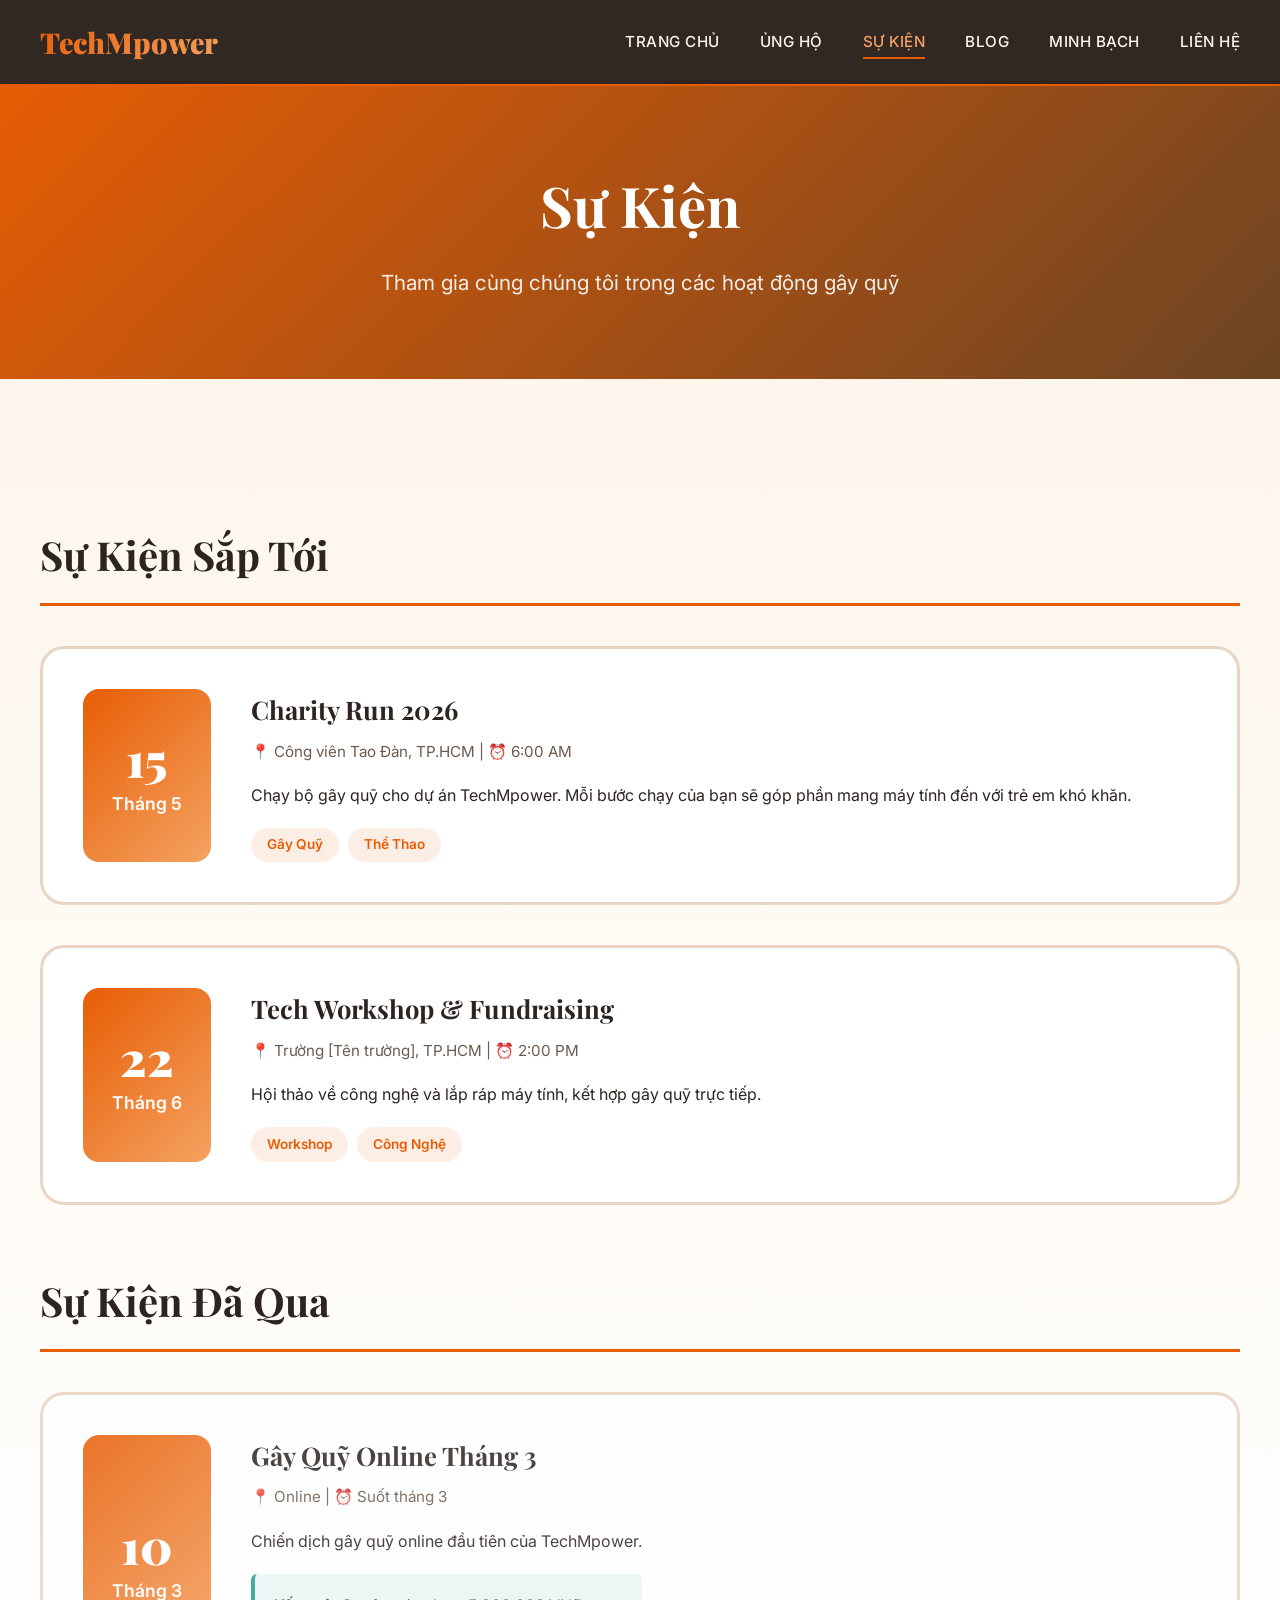
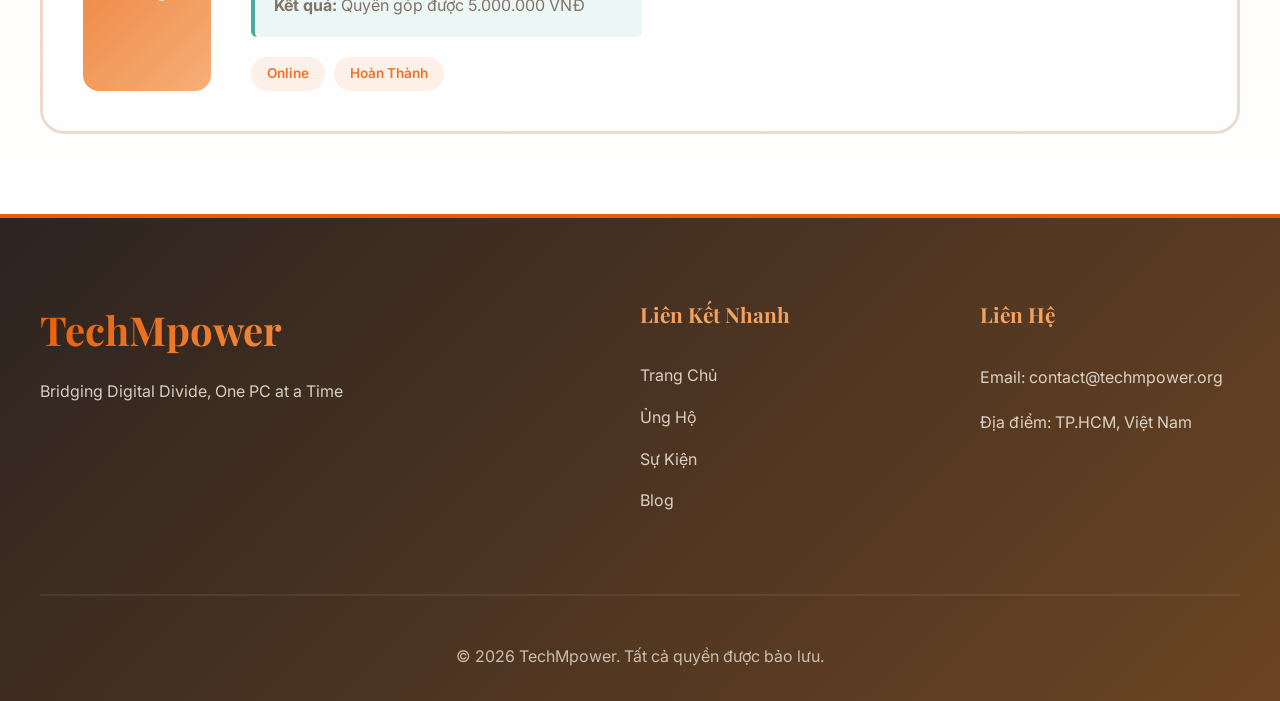
<file: events.html>
<!DOCTYPE html>
<html lang="vi">
<head>
    <meta charset="UTF-8">
    <meta name="viewport" content="width=device-width, initial-scale=1.0">
    <title>Sự Kiện - TechMpower</title>
    <link rel="stylesheet" href="css/style.css">
    <link href="https://fonts.googleapis.com/css2?family=Inter:wght@300;400;600;700;800&family=Playfair+Display:wght@700;900&display=swap" rel="stylesheet">
</head>
<body>
    <!-- PRELOADER -->
    <div class="preloader">
        <div class="preloader-content">
            <div class="preloader-text animated-gradient">TechMpower</div>
            <div class="preloader-bar"></div>
        </div>
    </div>

    <!-- Navigation -->
    <nav class="navbar">
        <div class="container">
            <div class="nav-brand">
                <span class="brand-text">TechMpower</span>
            </div>
            <ul class="nav-menu">
                <li><a href="index.html">Trang Chủ</a></li>
                <li><a href="donate.html">Ủng Hộ</a></li>
                <li><a href="events.html" class="active">Sự Kiện</a></li>
                <li><a href="blog.html">Blog</a></li>
                <li><a href="transparency.html">Minh Bạch</a></li>
                <li><a href="contact.html">Liên Hệ</a></li>
            </ul>
            <div class="hamburger">
                <span></span>
                <span></span>
                <span></span>
            </div>
        </div>
    </nav>

    <!-- Page Header -->
    <section class="page-header page-header-warm reveal">
        <div class="container">
            <h1 class="page-title-editorial">Sự Kiện</h1>
            <p class="page-subtitle-editorial">Tham gia cùng chúng tôi trong các hoạt động gây quỹ</p>
        </div>
    </section>

    <!-- Events Section -->
    <section class="events-section events-warm reveal reveal-delay-1">
        <div class="container">
            <h2 class="section-title-editorial">Sự Kiện Sắp Tới</h2>
            
            <div class="events-list events-list-editorial">
                <div class="event-card event-card-editorial upcoming reveal">
                    <div class="event-date event-date-editorial">
                        <span class="day">15</span>
                        <span class="month">Tháng 5</span>
                    </div>
                    <div class="event-content">
                        <h3>Charity Run 2026</h3>
                        <p class="event-meta">📍 Công viên Tao Đàn, TP.HCM | ⏰ 6:00 AM</p>
                        <p>Chạy bộ gây quỹ cho dự án TechMpower. Mỗi bước chạy của bạn sẽ góp phần mang máy tính đến với trẻ em khó khăn.</p>
                        <div class="event-tags">
                            <span class="tag tag-editorial">Gây Quỹ</span>
                            <span class="tag tag-editorial">Thể Thao</span>
                        </div>
                    </div>
                </div>

                <div class="event-card event-card-editorial upcoming reveal reveal-delay-1">
                    <div class="event-date event-date-editorial">
                        <span class="day">22</span>
                        <span class="month">Tháng 6</span>
                    </div>
                    <div class="event-content">
                        <h3>Tech Workshop & Fundraising</h3>
                        <p class="event-meta">📍 Trường [Tên trường], TP.HCM | ⏰ 2:00 PM</p>
                        <p>Hội thảo về công nghệ và lắp ráp máy tính, kết hợp gây quỹ trực tiếp.</p>
                        <div class="event-tags">
                            <span class="tag tag-editorial">Workshop</span>
                            <span class="tag tag-editorial">Công Nghệ</span>
                        </div>
                    </div>
                </div>
            </div>

            <h2 class="section-title-editorial reveal">Sự Kiện Đã Qua</h2>
            
            <div class="events-list past-events events-list-editorial">
                <div class="event-card event-card-editorial past reveal">
                    <div class="event-date event-date-editorial">
                        <span class="day">10</span>
                        <span class="month">Tháng 3</span>
                    </div>
                    <div class="event-content">
                        <h3>Gây Quỹ Online Tháng 3</h3>
                        <p class="event-meta">📍 Online | ⏰ Suốt tháng 3</p>
                        <p>Chiến dịch gây quỹ online đầu tiên của TechMpower.</p>
                        <div class="event-result">
                            <strong>Kết quả:</strong> Quyên góp được 5.000.000 VNĐ
                        </div>
                        <div class="event-tags">
                            <span class="tag tag-editorial">Online</span>
                            <span class="tag tag-editorial">Hoàn Thành</span>
                        </div>
                    </div>
                </div>
            </div>
        </div>
    </section>

    <!-- Footer -->
    <footer class="footer footer-warm reveal">
        <div class="container">
            <div class="footer-content footer-editorial">
                <div class="footer-brand footer-brand-editorial">
                    <h3 class="footer-title">TechMpower</h3>
                    <p>Bridging Digital Divide, One PC at a Time</p>
                </div>
                <div class="footer-links">
                    <h4>Liên Kết Nhanh</h4>
                    <ul>
                        <li><a href="index.html">Trang Chủ</a></li>
                        <li><a href="donate.html">Ủng Hộ</a></li>
                        <li><a href="events.html">Sự Kiện</a></li>
                        <li><a href="blog.html">Blog</a></li>
                    </ul>
                </div>
                <div class="footer-contact">
                    <h4>Liên Hệ</h4>
                    <p>Email: contact@techmpower.org</p>
                    <p>Địa điểm: TP.HCM, Việt Nam</p>
                </div>
            </div>
            <div class="footer-bottom">
                <p>&copy; <span id="current-year">2026</span> TechMpower. Tất cả quyền được bảo lưu.</p>
            </div>
        </div>
    </footer>

    <script src="js/main.js"></script>
    <script>
        document.getElementById('current-year').textContent = new Date().getFullYear();
    </script>
</body>
</html>
</file>
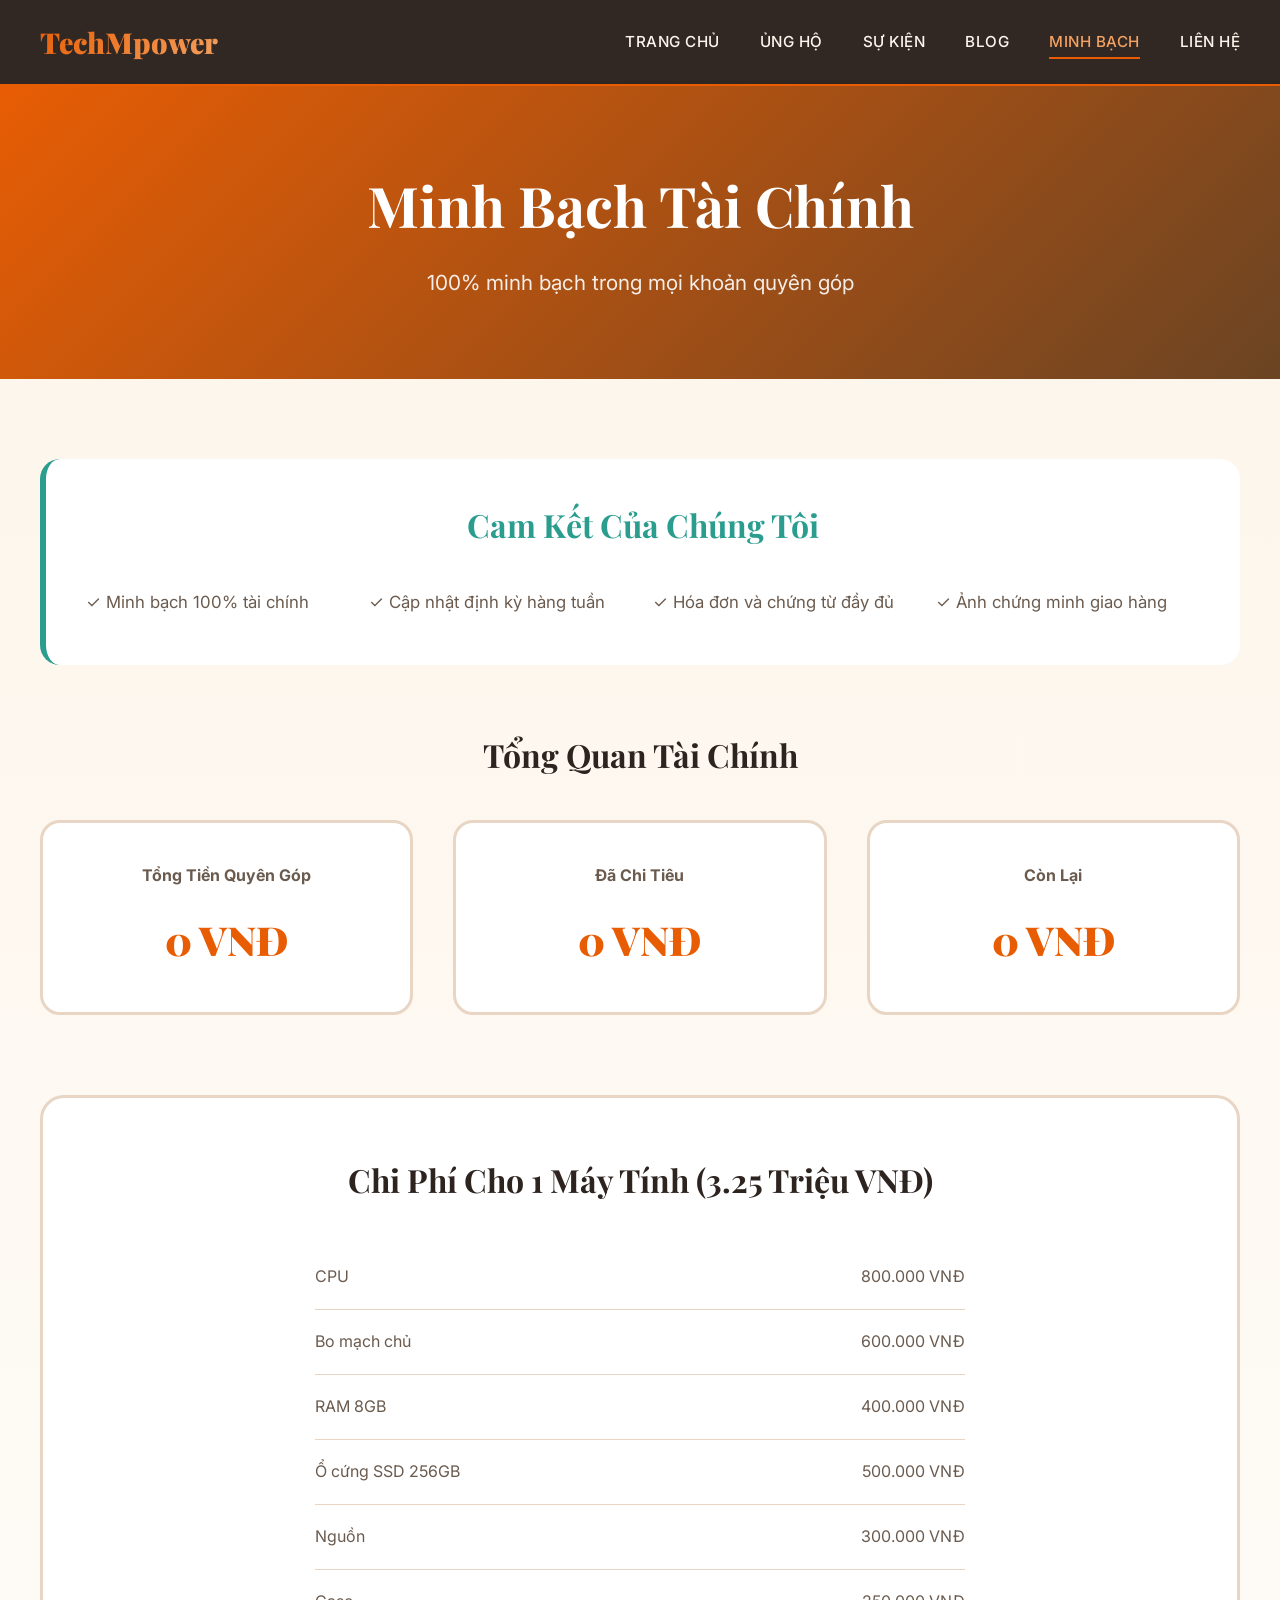
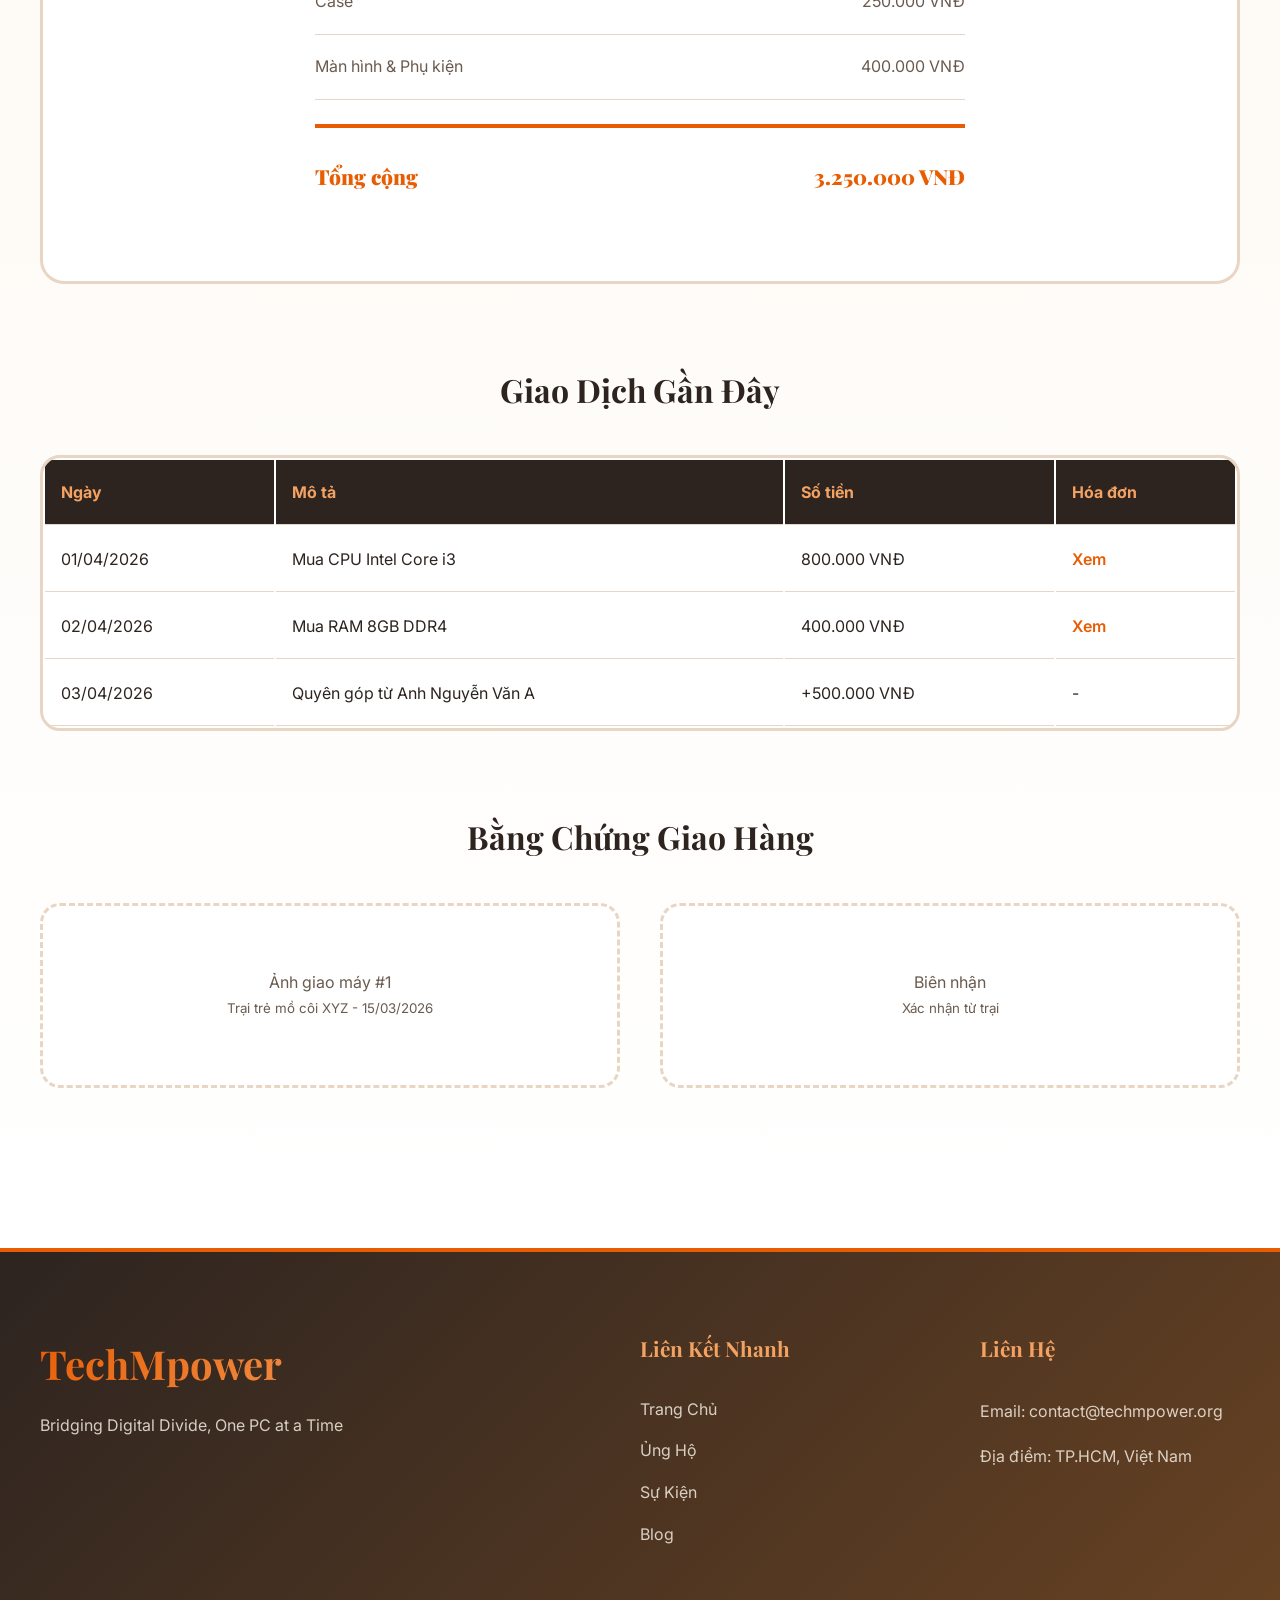
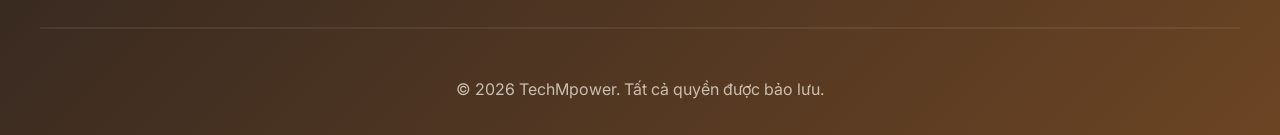
<file: transparency.html>
<!DOCTYPE html>
<html lang="vi">
<head>
    <meta charset="UTF-8">
    <meta name="viewport" content="width=device-width, initial-scale=1.0">
    <title>Minh Bạch - TechMpower</title>
    <link rel="stylesheet" href="css/style.css">
    <link href="https://fonts.googleapis.com/css2?family=Inter:wght@300;400;600;700;800&family=Playfair+Display:wght@700;900&display=swap" rel="stylesheet">
</head>
<body>
    <!-- PRELOADER -->
    <div class="preloader">
        <div class="preloader-content">
            <div class="preloader-text animated-gradient">TechMpower</div>
            <div class="preloader-bar"></div>
        </div>
    </div>

    <!-- Navigation -->
    <nav class="navbar">
        <div class="container">
            <div class="nav-brand">
                <span class="brand-text">TechMpower</span>
            </div>
            <ul class="nav-menu">
                <li><a href="index.html">Trang Chủ</a></li>
                <li><a href="donate.html">Ủng Hộ</a></li>
                <li><a href="events.html">Sự Kiện</a></li>
                <li><a href="blog.html">Blog</a></li>
                <li><a href="transparency.html" class="active">Minh Bạch</a></li>
                <li><a href="contact.html">Liên Hệ</a></li>
            </ul>
            <div class="hamburger">
                <span></span>
                <span></span>
                <span></span>
            </div>
        </div>
    </nav>

    <!-- Page Header -->
    <section class="page-header page-header-warm reveal">
        <div class="container">
            <h1 class="page-title-editorial">Minh Bạch Tài Chính</h1>
            <p class="page-subtitle-editorial">100% minh bạch trong mọi khoản quyên góp</p>
        </div>
    </section>

    <!-- Transparency Section -->
    <section class="transparency-section transparency-warm reveal reveal-delay-1">
        <div class="container">
            <div class="commitment-box commitment-box-editorial reveal">
                <h2 class="section-subtitle-editorial">Cam Kết Của Chúng Tôi</h2>
                <ul>
                    <li>✓ Minh bạch 100% tài chính</li>
                    <li>✓ Cập nhật định kỳ hàng tuần</li>
                    <li>✓ Hóa đơn và chứng từ đầy đủ</li>
                    <li>✓ Ảnh chứng minh giao hàng</li>
                </ul>
            </div>

            <div class="financial-overview financial-overview-editorial reveal reveal-delay-1">
                <h3 class="section-subtitle-editorial">Tổng Quan Tài Chính</h3>
                <div class="overview-cards overview-cards-editorial">
                    <div class="overview-card overview-card-editorial reveal">
                        <h4>Tổng Tiền Quyên Góp</h4>
                        <div class="amount amount-editorial">0 VNĐ</div>
                    </div>
                    <div class="overview-card overview-card-editorial reveal reveal-delay-1">
                        <h4>Đã Chi Tiêu</h4>
                        <div class="amount amount-editorial">0 VNĐ</div>
                    </div>
                    <div class="overview-card overview-card-editorial reveal reveal-delay-2">
                        <h4>Còn Lại</h4>
                        <div class="amount amount-editorial">0 VNĐ</div>
                    </div>
                </div>
            </div>

            <div class="cost-breakdown cost-breakdown-editorial reveal">
                <h3 class="section-subtitle-editorial">Chi Phí Cho 1 Máy Tính (3.25 Triệu VNĐ)</h3>
                <div class="breakdown-list breakdown-list-editorial">
                    <div class="breakdown-item"><span>CPU</span><span>800.000 VNĐ</span></div>
                    <div class="breakdown-item"><span>Bo mạch chủ</span><span>600.000 VNĐ</span></div>
                    <div class="breakdown-item"><span>RAM 8GB</span><span>400.000 VNĐ</span></div>
                    <div class="breakdown-item"><span>Ổ cứng SSD 256GB</span><span>500.000 VNĐ</span></div>
                    <div class="breakdown-item"><span>Nguồn</span><span>300.000 VNĐ</span></div>
                    <div class="breakdown-item"><span>Case</span><span>250.000 VNĐ</span></div>
                    <div class="breakdown-item"><span>Màn hình & Phụ kiện</span><span>400.000 VNĐ</span></div>
                    <div class="breakdown-total"><span>Tổng cộng</span><span>3.250.000 VNĐ</span></div>
                </div>
            </div>

            <div class="recent-transactions recent-transactions-editorial reveal reveal-delay-1">
                <h3 class="section-subtitle-editorial">Giao Dịch Gần Đây</h3>
                <div class="table-container">
                    <table class="transactions-table transactions-table-editorial">
                        <thead>
                            <tr><th>Ngày</th><th>Mô tả</th><th>Số tiền</th><th>Hóa đơn</th></tr>
                        </thead>
                        <tbody>
                            <tr><td>01/04/2026</td><td>Mua CPU Intel Core i3</td><td>800.000 VNĐ</td><td><a href="#">Xem</a></td></tr>
                            <tr><td>02/04/2026</td><td>Mua RAM 8GB DDR4</td><td>400.000 VNĐ</td><td><a href="#">Xem</a></td></tr>
                            <tr><td>03/04/2026</td><td>Quyên góp từ Anh Nguyễn Văn A</td><td>+500.000 VNĐ</td><td>-</td></tr>
                        </tbody>
                    </table>
                </div>
            </div>

            <div class="delivery-proof delivery-proof-editorial reveal">
                <h3 class="section-subtitle-editorial">Bằng Chứng Giao Hàng</h3>
                <div class="proof-grid proof-grid-editorial">
                    <div class="proof-item proof-item-editorial reveal">
                        <p>Ảnh giao máy #1</p>
                        <small>Trại trẻ mồ côi XYZ - 15/03/2026</small>
                    </div>
                    <div class="proof-item proof-item-editorial reveal reveal-delay-1">
                        <p>Biên nhận</p>
                        <small>Xác nhận từ trại</small>
                    </div>
                </div>
            </div>
        </div>
    </section>

    <!-- Footer -->
    <footer class="footer footer-warm reveal">
        <div class="container">
            <div class="footer-content footer-editorial">
                <div class="footer-brand footer-brand-editorial">
                    <h3 class="footer-title">TechMpower</h3>
                    <p>Bridging Digital Divide, One PC at a Time</p>
                </div>
                <div class="footer-links">
                    <h4>Liên Kết Nhanh</h4>
                    <ul>
                        <li><a href="index.html">Trang Chủ</a></li>
                        <li><a href="donate.html">Ủng Hộ</a></li>
                        <li><a href="events.html">Sự Kiện</a></li>
                        <li><a href="blog.html">Blog</a></li>
                    </ul>
                </div>
                <div class="footer-contact">
                    <h4>Liên Hệ</h4>
                    <p>Email: contact@techmpower.org</p>
                    <p>Địa điểm: TP.HCM, Việt Nam</p>
                </div>
            </div>
            <div class="footer-bottom">
                <p>&copy; <span id="current-year">2026</span> TechMpower. Tất cả quyền được bảo lưu.</p>
            </div>
        </div>
    </footer>

    <script src="js/main.js"></script>
    <script>
        document.getElementById('current-year').textContent = new Date().getFullYear();
    </script>
</body>
</html>
</file>
<file: css/style.css>
/* ========== WARM COLOR PALETTE (Humanitarian/Charity Theme) ========== */
:root {
    /* Warm Colors - Based on your image */
    --primary-color: #E85D04;        /* Warm Orange */
    --primary-dark: #D00000;         /* Deep Red-Orange */
    --secondary-color: #F4A261;      /* Golden/Sand */
    --accent-color: #6B4423;         /* Warm Brown */
    
    /* Backgrounds */
    --dark-bg: #2D2420;              /* Warm Charcoal */
    --card-bg: #3D322D;              /* Warm Gray-Brown */
    --light-bg: #FDF6EC;             /* Cream/Beige */
    
    /* Text */
    --text-primary: #2D2420;         /* Dark Brown */
    --text-secondary: #6B5B4F;       /* Muted Brown */
    --text-light: #FDF6EC;           /* Cream */
    
    /* Borders & Accents */
    --border-color: #E8D5C4;         /* Warm Beige */
    --success-color: #2A9D8F;        /* Teal (for success) */
    
    /* Gradients */
    --gradient-primary: linear-gradient(135deg, #E85D04 0%, #F4A261 100%);
    --gradient-warm: linear-gradient(135deg, #E85D04 0%, #D00000 50%, #F4A261 100%);
    --gradient-editorial: linear-gradient(135deg, #2D2420 0%, #6B4423 100%);
}

/* ========== RESET & BASE ========== */
* {
    margin: 0;
    padding: 0;
    box-sizing: border-box;
}

body {
    font-family: 'Inter', sans-serif;
    background-color: var(--light-bg);
    color: var(--text-primary);
    line-height: 1.6;
    overflow-x: hidden;
}

.container {
    max-width: 1400px;
    margin: 0 auto;
    padding: 0 40px;
}

a {
    text-decoration: none;
    color: inherit;
    transition: all 0.3s ease;
}

/* Editorial Typography */
h1, h2, h3 {
    font-family: 'Playfair Display', serif;
    font-weight: 700;
}

/* ========== PRELOADER ========== */
.preloader {
    position: fixed;
    top: 0; left: 0;
    width: 100%; height: 100%;
    background: var(--dark-bg);
    display: flex;
    align-items: center;
    justify-content: center;
    z-index: 9999;
    transition: opacity 0.8s ease, visibility 0.8s ease;
}

.preloader.hidden {
    opacity: 0;
    visibility: hidden;
    pointer-events: none;
}

.preloader-content {
    text-align: center;
}

.preloader-text {
    font-size: 3rem;
    font-weight: 900;
    margin-bottom: 2rem;
    font-family: 'Playfair Display', serif;
}

.animated-gradient {
    background: var(--gradient-warm);
    -webkit-background-clip: text;
    -webkit-text-fill-color: transparent;
    background-clip: text;
    animation: textGlow 2s ease-in-out infinite;
}

@keyframes textGlow {
    0%, 100% { filter: brightness(1); transform: scale(1); }
    50% { filter: brightness(1.2); transform: scale(1.05); }
}

.preloader-bar {
    width: 280px;
    height: 6px;
    background: var(--card-bg);
    border-radius: 3px;
    overflow: hidden;
    margin: 0 auto;
}

.preloader-bar::after {
    content: '';
    display: block;
    width: 40%;
    height: 100%;
    background: var(--gradient-primary);
    border-radius: 3px;
    animation: loadSlide 1.5s ease-in-out infinite;
}

@keyframes loadSlide {
    0% { transform: translateX(-100%); }
    100% { transform: translateX(250%); }
}

/* ========== NAVIGATION ========== */
.navbar {
    background: rgba(45, 36, 32, 0.98);
    backdrop-filter: blur(10px);
    position: fixed;
    width: 100%;
    top: 0;
    z-index: 1000;
    border-bottom: 2px solid var(--primary-color);
}

.navbar .container {
    display: flex;
    justify-content: space-between;
    align-items: center;
    padding: 1.2rem 40px;
}

.nav-brand {
    display: flex;
    align-items: center;
}

.brand-text {
    font-size: 1.8rem;
    font-weight: 900;
    background: var(--gradient-primary);
    -webkit-background-clip: text;
    -webkit-text-fill-color: transparent;
    background-clip: text;
    font-family: 'Playfair Display', serif;
}

.nav-menu {
    display: flex;
    list-style: none;
    gap: 2.5rem;
}

.nav-menu a {
    color: var(--text-light);
    font-weight: 500;
    font-size: 0.95rem;
    position: relative;
    padding: 0.5rem 0;
    text-transform: uppercase;
    letter-spacing: 0.5px;
}

.nav-menu a:hover,
.nav-menu a.active {
    color: var(--secondary-color);
}

.nav-menu a::after {
    content: '';
    position: absolute;
    bottom: 0;
    left: 0;
    width: 0;
    height: 2px;
    background: var(--primary-color);
    transition: width 0.3s ease;
}

.nav-menu a:hover::after,
.nav-menu a.active::after {
    width: 100%;
}

.hamburger {
    display: none;
    flex-direction: column;
    gap: 5px;
    cursor: pointer;
}

.hamburger span {
    width: 28px;
    height: 3px;
    background: var(--text-light);
    transition: all 0.3s ease;
    border-radius: 2px;
}

/* ========== HERO SECTION - NATIONAL GEOGRAPHIC STYLE ========== */
.hero {
    margin-top: 0;
    min-height: 100vh;
    position: relative;
    display: flex;
    align-items: center;
    overflow: hidden;
}

.hero-full {
    padding: 0;
}

.hero-image-container {
    position: absolute;
    top: 0;
    left: 0;
    width: 100%;
    height: 100%;
    z-index: -1;
}

.hero-background-image {
    width: 100%;
    height: 100%;
    object-fit: cover;
    filter: brightness(0.7) contrast(1.1);
}

.hero-overlay-gradient {
    position: absolute;
    top: 0;
    left: 0;
    width: 100%;
    height: 100%;
    background: linear-gradient(135deg, rgba(45, 36, 32, 0.85) 0%, rgba(107, 68, 35, 0.7) 50%, rgba(232, 93, 4, 0.4) 100%);
}

.hero-content {
    position: relative;
    z-index: 1;
    max-width: 900px;
    padding: 3rem;
}

.hero-content-large {
    padding: 4rem 0;
}

.hero-title {
    font-size: 3.5rem;
    font-weight: 900;
    margin-bottom: 1.5rem;
    line-height: 1.1;
    color: var(--text-light);
}

.editorial {
    font-family: 'Playfair Display', serif;
}

.hero-title-editorial {
    font-size: 4rem;
    line-height: 1.15;
    margin-bottom: 2rem;
}

.hero-title .highlight {
    background: var(--gradient-primary);
    -webkit-background-clip: text;
    -webkit-text-fill-color: transparent;
    background-clip: text;
    display: block;
    margin-top: 0.5rem;
}

.hero-subtitle {
    font-size: 1.5rem;
    color: var(--secondary-color);
    margin-bottom: 2.5rem;
    font-weight: 300;
}

.hero-subtitle-editorial {
    font-size: 1.8rem;
    color: var(--text-light);
    opacity: 0.9;
}

/* ========== BUTTONS ========== */
.btn {
    display: inline-block;
    padding: 1rem 2.5rem;
    border-radius: 50px;
    font-weight: 700;
    cursor: pointer;
    border: none;
    transition: all 0.3s ease;
    text-align: center;
    font-size: 1rem;
    text-transform: uppercase;
    letter-spacing: 1px;
}

.btn-primary {
    background: var(--gradient-primary);
    color: white;
    box-shadow: 0 8px 25px rgba(232, 93, 4, 0.4);
}

.btn-primary:hover {
    transform: translateY(-3px);
    box-shadow: 0 12px 35px rgba(232, 93, 4, 0.5);
}

.btn-secondary {
    background: transparent;
    color: var(--primary-color);
    border: 3px solid var(--primary-color);
    font-weight: 700;
}

.btn-secondary:hover {
    background: var(--primary-color);
    color: white;
    transform: translateY(-2px);
}

.btn-large {
    padding: 1.3rem 3.5rem;
    font-size: 1.15rem;
}

.btn-animated {
    position: relative;
    overflow: hidden;
}

.btn-animated::after {
    content: '';
    position: absolute;
    top: -50%;
    left: -50%;
    width: 200%;
    height: 200%;
    background: linear-gradient(45deg, transparent, rgba(255,255,255,0.3), transparent);
    transform: rotate(45deg);
    animation: btnShine 3s infinite;
}

@keyframes btnShine {
    0% { transform: translateX(-100%) translateY(-100%) rotate(45deg); }
    100% { transform: translateX(100%) translateY(100%) rotate(45deg); }
}

/* ========== ABOUT SECTION - FULL WIDTH IMAGE ========== */
.about-section {
    padding: 0;
    background: var(--light-bg);
}

.about-fullwidth {
    display: grid;
    grid-template-columns: 1.2fr 1fr;
    min-height: 90vh;
}

.about-image-wrapper {
    position: relative;
    overflow: hidden;
}

.about-image-large {
    width: 100%;
    height: 100%;
    min-height: 90vh;
}

.about-main-photo {
    width: 100%;
    height: 100%;
    object-fit: cover;
    display: block;
    filter: brightness(0.95) contrast(1.05);
}

.about-stats-overlay {
    position: absolute;
    bottom: 40px;
    left: 40px;
    right: 40px;
    background: rgba(45, 36, 32, 0.9);
    backdrop-filter: blur(10px);
    padding: 2.5rem;
    border-radius: 20px;
    border: 2px solid var(--primary-color);
}

.stat-box {
    text-align: center;
}

.stat-number {
    font-size: 3.5rem;
    font-weight: 900;
    color: var(--secondary-color);
    font-family: 'Playfair Display', serif;
    margin-bottom: 0.5rem;
}

.stat-label {
    color: var(--text-light);
    font-size: 1.1rem;
    font-weight: 500;
}

.about-content-wrapper {
    display: flex;
    align-items: center;
    background: var(--light-bg);
    padding: 5rem 0;
}

.about-content-large {
    max-width: 650px;
}

.section-header {
    margin-bottom: 3rem;
}

.section-header.editorial {
    text-align: left;
}

.section-title-editorial {
    font-size: 3rem;
    color: var(--dark-bg);
    margin-bottom: 1rem;
}

.divider-editorial {
    width: 100px;
    height: 5px;
    background: var(--gradient-primary);
    border-radius: 3px;
}

.about-intro-large {
    font-size: 1.4rem;
    line-height: 1.9;
    color: var(--text-primary);
    margin-bottom: 2rem;
    font-weight: 400;
}

.about-text {
    font-size: 1.15rem;
    line-height: 1.8;
    color: var(--text-secondary);
    margin-bottom: 3rem;
}

/* Trust Badges - Editorial Style */
.trust-badges-editorial {
    display: flex;
    flex-direction: column;
    gap: 1.8rem;
    margin-bottom: 3rem;
}

.trust-badge-editorial {
    display: flex;
    gap: 1.5rem;
    align-items: flex-start;
    padding: 1.5rem;
    background: white;
    border-radius: 16px;
    border-left: 5px solid var(--primary-color);
    box-shadow: 0 5px 20px rgba(232, 93, 4, 0.1);
    transition: all 0.3s ease;
}

.trust-badge-editorial:hover {
    transform: translateX(10px);
    box-shadow: 0 8px 30px rgba(232, 93, 4, 0.2);
}

.badge-icon-large {
    font-size: 2.5rem;
    flex-shrink: 0;
}

.trust-badge-editorial h4 {
    color: var(--primary-color);
    margin-bottom: 0.4rem;
    font-size: 1.2rem;
    font-family: 'Playfair Display', serif;
}

.trust-badge-editorial p {
    color: var(--text-secondary);
    font-size: 0.95rem;
    margin: 0;
}

/* ========== IMPACT BANNER - WARM ========== */
.impact-banner {
    background: var(--gradient-warm);
    padding: 6rem 0;
    text-align: center;
}

.impact-banner-warm {
    background: linear-gradient(135deg, var(--primary-color) 0%, var(--accent-color) 100%);
}

.banner-editorial {
    max-width: 900px;
    margin: 0 auto;
}

.banner-icon-large {
    font-size: 5rem;
    margin-bottom: 1.5rem;
}

.banner-title-editorial {
    font-size: 2.8rem;
    color: white;
    margin-bottom: 1.5rem;
    font-family: 'Playfair Display', serif;
    line-height: 1.2;
}

.banner-text-editorial {
    font-size: 1.3rem;
    color: rgba(255, 255, 255, 0.95);
    max-width: 700px;
    margin: 0 auto;
}

/* ========== IMPACT COUNTERS - WARM ========== */
.impact-counters {
    padding: 6rem 0;
    background: var(--dark-bg);
}

.impact-counters-warm {
    background: linear-gradient(135deg, var(--dark-bg) 0%, var(--accent-color) 100%);
}

.counters-editorial {
    display: grid;
    grid-template-columns: repeat(3, 1fr);
    gap: 4rem;
}

.counter-editorial {
    text-align: center;
    padding: 3rem 2rem;
    background: rgba(255, 255, 255, 0.05);
    border-radius: 20px;
    border: 2px solid rgba(244, 162, 97, 0.3);
    transition: all 0.3s ease;
}

.counter-editorial:hover {
    transform: translateY(-8px);
    background: rgba(255, 255, 255, 0.08);
    border-color: var(--secondary-color);
}

.counter-number-editorial {
    font-size: 4rem;
    font-weight: 900;
    color: var(--secondary-color);
    margin-bottom: 1rem;
    font-family: 'Playfair Display', serif;
}

.counter-label-editorial {
    color: var(--text-light);
    font-size: 1.2rem;
    font-weight: 500;
}

/* ========== PROCESS SECTION ========== */
.process-section {
    padding: 7rem 0;
    background: var(--light-bg);
}

.process-warm {
    background: linear-gradient(180deg, var(--light-bg) 0%, white 100%);
}

.process-editorial {
    display: grid;
    grid-template-columns: repeat(3, 1fr);
    gap: 3rem;
}

.process-card-editorial {
    background: white;
    padding: 3.5rem 2.5rem;
    border-radius: 24px;
    text-align: center;
    border: 3px solid var(--border-color);
    transition: all 0.4s ease;
    position: relative;
    overflow: hidden;
}

.process-card-editorial::before {
    content: '';
    position: absolute;
    top: 0;
    left: 0;
    width: 100%;
    height: 6px;
    background: var(--gradient-primary);
    transform: scaleX(0);
    transition: transform 0.4s ease;
}

.process-card-editorial:hover {
    transform: translateY(-12px);
    border-color: var(--primary-color);
    box-shadow: 0 20px 50px rgba(232, 93, 4, 0.2);
}

.process-card-editorial:hover::before {
    transform: scaleX(1);
}

.process-number-editorial {
    font-size: 5rem;
    font-weight: 900;
    color: rgba(232, 93, 4, 0.15);
    position: absolute;
    top: 1.5rem;
    right: 2rem;
    font-family: 'Playfair Display', serif;
}

.process-icon-editorial {
    font-size: 3.5rem;
    margin-bottom: 1.5rem;
}

.process-card h3 {
    font-size: 1.6rem;
    color: var(--dark-bg);
    margin-bottom: 1rem;
    font-family: 'Playfair Display', serif;
}

.process-card p {
    color: var(--text-secondary);
    line-height: 1.7;
}

/* ========== YOUTUBE SECTION ========== */
.youtube-section {
    padding: 7rem 0;
    background: white;
}

.youtube-warm {
    background: linear-gradient(180deg, white 0%, var(--light-bg) 100%);
}

.youtube-editorial {
    background: white;
    border: 4px dashed var(--primary-color);
    border-radius: 30px;
    padding: 6rem 3rem;
    text-align: center;
    max-width: 900px;
    margin: 0 auto;
}

.placeholder-icon-large {
    font-size: 6rem;
    margin-bottom: 1.5rem;
}

.youtube-placeholder h3 {
    font-size: 2.5rem;
    color: var(--primary-color);
    margin-bottom: 1rem;
    font-family: 'Playfair Display', serif;
}

.youtube-placeholder p {
    font-size: 1.2rem;
    color: var(--text-secondary);
    max-width: 600px;
    margin: 0 auto;
    line-height: 1.8;
}

/* ========== BLOG SECTION ========== */
.blog-preview {
    padding: 7rem 0;
    background: var(--light-bg);
}

.blog-warm {
    background: white;
}

.blog-editorial {
    display: grid;
    grid-template-columns: repeat(3, 1fr);
    gap: 3rem;
    margin-bottom: 4rem;
}

.blog-card-editorial {
    background: white;
    border-radius: 24px;
    overflow: hidden;
    border: 2px solid var(--border-color);
    transition: all 0.4s ease;
}

.blog-card-editorial:hover {
    transform: translateY(-10px);
    border-color: var(--primary-color);
    box-shadow: 0 20px 50px rgba(232, 93, 4, 0.15);
}

.blog-image-placeholder {
    height: 250px;
    background: linear-gradient(135deg, var(--card-bg) 0%, var(--dark-bg) 100%);
    display: flex;
    align-items: center;
    justify-content: center;
    color: var(--secondary-color);
    font-size: 1.1rem;
}

.blog-content {
    padding: 2.5rem;
}

.blog-category {
    display: inline-block;
    padding: 0.5rem 1.2rem;
    background: var(--gradient-primary);
    color: white;
    border-radius: 50px;
    font-size: 0.85rem;
    font-weight: 700;
    margin-bottom: 1.2rem;
    text-transform: uppercase;
    letter-spacing: 0.5px;
}

.blog-content h3 {
    font-size: 1.5rem;
    color: var(--dark-bg);
    margin-bottom: 1rem;
    font-family: 'Playfair Display', serif;
    line-height: 1.3;
}

.blog-content p {
    color: var(--text-secondary);
    line-height: 1.7;
    margin-bottom: 1.5rem;
}

.read-more {
    color: var(--primary-color);
    font-weight: 700;
    font-size: 1.05rem;
}

.read-more:hover {
    color: var(--primary-dark);
}

/* ========== FOOTER ========== */
.footer {
    background: var(--dark-bg);
    padding: 5rem 0 2rem;
    color: var(--text-light);
}

.footer-warm {
    background: linear-gradient(135deg, var(--dark-bg) 0%, var(--accent-color) 100%);
    border-top: 4px solid var(--primary-color);
}

.footer-editorial {
    display: grid;
    grid-template-columns: 2fr 1fr 1fr;
    gap: 5rem;
    margin-bottom: 4rem;
}

.footer-brand-editorial {
    max-width: 400px;
}

.footer-title {
    font-size: 2.5rem;
    margin-bottom: 1rem;
    background: var(--gradient-primary);
    -webkit-background-clip: text;
    -webkit-text-fill-color: transparent;
    background-clip: text;
    font-family: 'Playfair Display', serif;
}

.footer-brand p {
    color: var(--text-light);
    opacity: 0.8;
    line-height: 1.7;
}

.footer-links h4,
.footer-contact h4 {
    color: var(--secondary-color);
    margin-bottom: 2rem;
    font-size: 1.3rem;
    font-family: 'Playfair Display', serif;
}

.footer-links ul {
    list-style: none;
}

.footer-links li {
    margin: 1rem 0;
}

.footer-links a {
    color: var(--text-light);
    opacity: 0.8;
    transition: all 0.3s ease;
}

.footer-links a:hover {
    color: var(--primary-color);
    opacity: 1;
    padding-left: 8px;
}

.footer-contact p {
    color: var(--text-light);
    opacity: 0.8;
    margin: 1rem 0;
    line-height: 1.8;
}

.footer-bottom {
    text-align: center;
    padding-top: 3rem;
    border-top: 2px solid rgba(255, 255, 255, 0.1);
    color: var(--text-light);
    opacity: 0.7;
}

/* ========== SECTION TRANSITIONS (LIÊN QUÂN STYLE - 2s) ========== */
@keyframes queueEnter {
    0% {
        opacity: 0;
        transform: scale(0.95) translateY(50px);
        filter: blur(10px);
    }
    40% {
        transform: scale(1.02) translateY(-10px);
        filter: blur(0px);
    }
    70% {
        transform: scale(0.98) translateY(5px);
    }
    100% {
        opacity: 1;
        transform: scale(1) translateY(0);
        filter: blur(0px);
    }
}

.section-transition {
    animation: queueEnter 2s cubic-bezier(0.34, 1.56, 0.64, 1) forwards;
    opacity: 0;
}

.section-transition.active {
    opacity: 1;
}

/* ========== SCROLL REVEAL ========== */
.reveal {
    opacity: 0;
    transform: translateY(40px);
    transition: opacity 0.8s ease, transform 0.8s ease;
}

.reveal.active {
    opacity: 1;
    transform: translateY(0);
}

.reveal-delay-1 { transition-delay: 0.15s; }
.reveal-delay-2 { transition-delay: 0.3s; }

/* ========== RESPONSIVE DESIGN ========== */
@media (max-width: 1200px) {
    .container {
        padding: 0 30px;
    }
    
    .about-fullwidth {
        grid-template-columns: 1fr;
    }
    
    .about-image-wrapper {
        min-height: 60vh;
    }
    
    .about-stats-overlay {
        left: 20px;
        right: 20px;
        bottom: 20px;
    }
    
    .counters-editorial,
    .process-editorial,
    .blog-editorial {
        grid-template-columns: 1fr;
        gap: 2rem;
    }
    
    .footer-editorial {
        grid-template-columns: 1fr;
        gap: 3rem;
    }
}

@media (max-width: 968px) {
    .nav-menu {
        position: fixed;
        left: -100%;
        top: 80px;
        flex-direction: column;
        background: var(--dark-bg);
        width: 100%;
        text-align: center;
        transition: 0.3s;
        padding: 3rem 0;
        gap: 0;
    }
    
    .nav-menu.active {
        left: 0;
    }
    
    .nav-menu li {
        margin: 1.5rem 0;
    }
    
    .hamburger {
        display: flex;
    }
    
    .hero-title {
        font-size: 2.5rem;
    }
    
    .hero-title-editorial {
        font-size: 2.8rem;
    }
    
    .banner-title-editorial {
        font-size: 2rem;
    }
    
    .section-title-editorial {
        font-size: 2.2rem;
    }
}

@media (max-width: 600px) {
    .hero-title {
        font-size: 2rem;
    }
    
    .hero-subtitle {
        font-size: 1.1rem;
    }
    
    .about-intro-large {
        font-size: 1.15rem;
    }
    
    .stat-number {
        font-size: 2.5rem;
    }
    
    .counter-number-editorial {
        font-size: 3rem;
    }
    
    .process-number-editorial {
        font-size: 3.5rem;
    }
}

/* ========== REDUCED MOTION ========== */
@media (prefers-reduced-motion: reduce) {
    .section-transition,
    .reveal,
    .animated-gradient,
    .btn-animated::after {
        animation: none !important;
        transition: none !important;
        transform: none !important;
        opacity: 1 !important;
    }
    
    .preloader {
        display: none;
    }
}

/* ========== SHAKE ANIMATION ========== */
@keyframes shake {
    0%, 100% { transform: translateX(0); }
    25% { transform: translateX(-8px); }
    75% { transform: translateX(8px); }
}

.shake {
    animation: shake 0.3s ease-in-out;
}

/* ========== BUTTON RIPPLE EFFECT ========== */
.btn-animated {
    position: relative;
    overflow: hidden;
}

.btn-animated .ripple {
    position: absolute;
    border-radius: 50%;
    background: rgba(255, 255, 255, 0.4);
    transform: scale(0);
    animation: rippleAnim 0.6s ease-out;
    pointer-events: none;
}

@keyframes rippleAnim {
    to {
        transform: scale(4);
        opacity: 0;
    }
}

/* ========== SMOOTH SCROLL ========== */
html {
    scroll-behavior: smooth;
}

/* ========== PAGE HEADER - WARM THEME ========== */
.page-header { margin-top: 80px; padding: 5rem 0; background: linear-gradient(135deg, var(--dark-bg) 0%, var(--accent-color) 100%); text-align: center; }
.page-header-warm { background: linear-gradient(135deg, var(--primary-color) 0%, var(--accent-color) 100%); }
.page-title-editorial { font-size: 3.5rem; color: white; margin-bottom: 1rem; font-family: 'Playfair Display', serif; }
.page-subtitle-editorial { font-size: 1.3rem; color: rgba(255,255,255,0.9); max-width: 600px; margin: 0 auto; }

/* ========== DONATION PAGE ========== */
.donation-section { padding: 5rem 0; background: var(--light-bg); }
.donation-warm { background: linear-gradient(180deg, var(--light-bg) 0%, white 100%); }
.donation-banner-editorial { background: var(--gradient-warm); padding: 2.5rem; border-radius: 20px; text-align: center; margin-bottom: 4rem; border: 3px solid var(--primary-color); }
.donation-tiers-editorial { display: grid; grid-template-columns: repeat(auto-fit, minmax(280px, 1fr)); gap: 2.5rem; margin-bottom: 5rem; }
.tier-card-editorial { background: white; padding: 3rem 2rem; border-radius: 24px; border: 3px solid var(--border-color); text-align: center; position: relative; transition: all 0.4s ease; }
.tier-card-editorial.featured { border-color: var(--primary-color); transform: scale(1.03); box-shadow: 0 20px 50px rgba(232,93,4,0.2); }
.tier-badge { position: absolute; top: -15px; left: 50%; transform: translateX(-50%); background: var(--gradient-primary); color: white; padding: 0.5rem 1.5rem; border-radius: 50px; font-weight: 700; font-size: 0.85rem; text-transform: uppercase; }
.tier-price { font-size: 2.2rem; font-weight: 900; color: var(--primary-color); margin: 1.5rem 0; font-family: 'Playfair Display', serif; }
.tier-features { list-style: none; margin: 2rem 0; text-align: left; }
.tier-features li { padding: 0.9rem 0; border-bottom: 1px solid var(--border-color); color: var(--text-secondary); }
.payment-methods-editorial { margin-bottom: 5rem; }
.section-subtitle-editorial { text-align: center; font-size: 2rem; margin-bottom: 2.5rem; color: var(--dark-bg); font-family: 'Playfair Display', serif; }
.payment-grid-editorial { display: grid; grid-template-columns: repeat(auto-fit, minmax(300px, 1fr)); gap: 2.5rem; margin-bottom: 3rem; }
.payment-card-editorial { background: white; padding: 2.5rem; border-radius: 20px; border: 2px solid var(--border-color); }
.payment-card-editorial h4 { margin-bottom: 1.5rem; color: var(--primary-color); font-family: 'Playfair Display', serif; }
.qr-placeholder { background: var(--light-bg); border: 3px dashed var(--primary-color); border-radius: 12px; padding: 3rem 1rem; text-align: center; margin-bottom: 1.5rem; }
.bank-info p { margin: 0.8rem 0; color: var(--text-secondary); }
.payment-instruction-editorial { background: white; padding: 2.5rem; border-radius: 20px; border-left: 5px solid var(--primary-color); }
.payment-instruction-editorial ol { margin-left: 1.5rem; color: var(--text-secondary); line-height: 2; }
.progress-section-editorial { background: white; padding: 3.5rem 2.5rem; border-radius: 24px; margin-bottom: 4rem; border: 2px solid var(--border-color); }
.progress-container { max-width: 700px; margin: 0 auto; }
.progress-info { display: flex; justify-content: space-between; margin-bottom: 1.2rem; color: var(--text-secondary); font-weight: 500; }
.progress-bar { height: 25px; background: var(--light-bg); border-radius: 15px; overflow: hidden; margin-bottom: 1.2rem; border: 2px solid var(--border-color); }
.progress-fill { height: 100%; background: var(--gradient-primary); border-radius: 13px; transition: width 2s cubic-bezier(0.34,1.56,0.64,1); }
.progress-text { text-align: center; color: var(--text-secondary); font-size: 1.05rem; }
.transparency-notice-editorial { text-align: center; padding: 4rem 3rem; background: white; border-radius: 24px; border: 3px solid var(--success-color); }
.transparency-notice-editorial h3 { font-size: 2.2rem; margin-bottom: 1rem; color: var(--success-color); font-family: 'Playfair Display', serif; }

/* ========== EVENTS PAGE ========== */
.events-section { padding: 5rem 0; background: var(--light-bg); }
.events-warm { background: linear-gradient(180deg, var(--light-bg) 0%, white 100%); }
.section-title-editorial { font-size: 2.5rem; margin: 4rem 0 2.5rem; padding-bottom: 1rem; border-bottom: 3px solid var(--primary-color); color: var(--dark-bg); font-family: 'Playfair Display', serif; }
.events-list-editorial { display: flex; flex-direction: column; gap: 2.5rem; }
.event-card-editorial { display: flex; gap: 2.5rem; background: white; padding: 2.5rem; border-radius: 24px; border: 3px solid var(--border-color); transition: all 0.4s ease; }
.event-card-editorial:hover { border-color: var(--primary-color); transform: translateX(12px); box-shadow: 0 15px 40px rgba(232,93,4,0.15); }
.event-card-editorial.past { opacity: 0.85; }
.event-date-editorial { display: flex; flex-direction: column; align-items: center; justify-content: center; background: var(--gradient-primary); color: white; padding: 1.8rem; border-radius: 16px; min-width: 110px; }
.event-date-editorial .day { font-size: 3rem; font-weight: 900; line-height: 1; font-family: 'Playfair Display', serif; }
.event-date-editorial .month { font-size: 1.1rem; font-weight: 600; margin-top: 0.5rem; }
.event-content h3 { font-size: 1.6rem; margin-bottom: 0.6rem; color: var(--dark-bg); font-family: 'Playfair Display', serif; }
.event-meta { color: var(--text-secondary); margin-bottom: 1.2rem; font-size: 0.95rem; }
.event-tags { display: flex; gap: 0.6rem; margin-top: 1.2rem; }
.tag-editorial { padding: 0.4rem 1rem; background: rgba(232,93,4,0.1); color: var(--primary-color); border-radius: 50px; font-size: 0.85rem; font-weight: 600; }
.event-result { margin-top: 1.2rem; padding: 1.2rem; background: rgba(42,157,143,0.1); border-left: 4px solid var(--success-color); border-radius: 6px; color: var(--text-secondary); }

/* ========== BLOG PAGE ========== */
.blog-section { padding: 5rem 0; background: white; }
.blog-warm { background: var(--light-bg); }
.blog-layout-editorial { display: grid; grid-template-columns: 320px 1fr; gap: 4rem; }
.blog-sidebar-editorial { position: sticky; top: 100px; height: fit-content; }
.search-box-editorial { display: flex; margin-bottom: 2.5rem; }
.search-box-editorial input { flex: 1; padding: 1rem 1.2rem; background: white; border: 2px solid var(--border-color); border-radius: 12px 0 0 12px; color: var(--text-primary); font-size: 1rem; }
.search-box-editorial button { padding: 1rem 1.5rem; background: var(--primary-color); border: none; border-radius: 0 12px 12px 0; cursor: pointer; font-size: 1.2rem; }
.categories-editorial h3 { margin-bottom: 1.2rem; color: var(--primary-color); font-family: 'Playfair Display', serif; }
.categories-editorial ul { list-style: none; }
.categories-editorial li { margin: 0.6rem 0; }
.categories-editorial a { display: block; padding: 0.9rem 1.2rem; background: white; border-radius: 12px; color: var(--text-secondary); transition: all 0.3s ease; border-left: 4px solid transparent; }
.categories-editorial a:hover, .categories-editorial a.active { background: var(--gradient-primary); color: white; border-left-color: var(--primary-dark); }
.blog-posts-editorial { display: flex; flex-direction: column; gap: 2.5rem; }
.blog-post-card-editorial { display: flex; gap: 2.5rem; background: white; border-radius: 24px; overflow: hidden; border: 3px solid var(--border-color); transition: all 0.4s ease; }
.blog-post-card-editorial:hover { border-color: var(--primary-color); transform: translateY(-8px); box-shadow: 0 20px 50px rgba(232,93,4,0.15); }
.post-image-placeholder { width: 320px; min-height: 220px; background: linear-gradient(135deg, var(--card-bg) 0%, var(--dark-bg) 100%); display: flex; align-items: center; justify-content: center; color: var(--secondary-color); }
.post-content { padding: 2.5rem; flex: 1; }
.post-meta { display: flex; gap: 1.2rem; margin-bottom: 1.2rem; font-size: 0.9rem; }
.category-editorial { color: var(--primary-color); font-weight: 700; text-transform: uppercase; letter-spacing: 0.5px; }
.post-meta .date { color: var(--text-secondary); }
.post-content h3 { font-size: 1.6rem; margin-bottom: 1.2rem; color: var(--dark-bg); font-family: 'Playfair Display', serif; line-height: 1.3; }
.post-content p { color: var(--text-secondary); margin-bottom: 1.8rem; line-height: 1.8; }
.pagination-editorial { display: flex; justify-content: center; align-items: center; gap: 2.5rem; margin-top: 4rem; }
.page-numbers { color: var(--text-secondary); font-weight: 600; }

/* ========== TRANSPARENCY PAGE ========== */
.transparency-section { padding: 5rem 0; background: var(--light-bg); }
.transparency-warm { background: linear-gradient(180deg, var(--light-bg) 0%, white 100%); }
.commitment-box-editorial { background: white; padding: 2.5rem; border-radius: 20px; margin-bottom: 4rem; border-left: 6px solid var(--success-color); }
.commitment-box-editorial h2 { margin-bottom: 1.8rem; color: var(--success-color); font-family: 'Playfair Display', serif; }
.commitment-box-editorial ul { list-style: none; display: grid; grid-template-columns: repeat(auto-fit, minmax(250px, 1fr)); gap: 1.2rem; }
.commitment-box-editorial li { padding: 0.6rem 0; color: var(--text-secondary); font-size: 1.05rem; }
.financial-overview-editorial { margin-bottom: 5rem; }
.overview-cards-editorial { display: grid; grid-template-columns: repeat(auto-fit, minmax(250px, 1fr)); gap: 2.5rem; }
.overview-card-editorial { background: white; padding: 2.5rem; border-radius: 20px; text-align: center; border: 3px solid var(--border-color); transition: all 0.3s ease; }
.overview-card-editorial:hover { border-color: var(--primary-color); transform: translateY(-6px); }
.overview-card-editorial h4 { color: var(--text-secondary); margin-bottom: 1.2rem; }
.amount-editorial { font-size: 2.5rem; font-weight: 900; color: var(--primary-color); font-family: 'Playfair Display', serif; }
.cost-breakdown-editorial { background: white; padding: 3.5rem; border-radius: 24px; margin-bottom: 5rem; border: 3px solid var(--border-color); }
.cost-breakdown-editorial h3 { margin-bottom: 2.5rem; font-size: 2rem; color: var(--dark-bg); font-family: 'Playfair Display', serif; }
.breakdown-list-editorial { max-width: 650px; margin: 0 auto; }
.breakdown-item { display: flex; justify-content: space-between; padding: 1.2rem 0; border-bottom: 1px solid var(--border-color); color: var(--text-secondary); }
.breakdown-total { display: flex; justify-content: space-between; padding: 2rem 0; font-weight: 900; font-size: 1.3rem; color: var(--primary-color); border-top: 4px solid var(--primary-color); margin-top: 1.5rem; font-family: 'Playfair Display', serif; }
.recent-transactions-editorial { margin-bottom: 5rem; }
.table-container { overflow-x: auto; }
.transactions-table-editorial { width: 100%; background: white; border-radius: 20px; overflow: hidden; border: 3px solid var(--border-color); }
.transactions-table-editorial th, .transactions-table-editorial td { padding: 1.2rem 1rem; text-align: left; border-bottom: 1px solid var(--border-color); }
.transactions-table-editorial th { background: var(--dark-bg); font-weight: 700; color: var(--secondary-color); }
.transactions-table-editorial a { color: var(--primary-color); font-weight: 600; }
.delivery-proof-editorial { margin-bottom: 5rem; }
.proof-grid-editorial { display: grid; grid-template-columns: repeat(auto-fit, minmax(300px, 1fr)); gap: 2.5rem; }
.proof-item-editorial { background: white; border: 3px dashed var(--border-color); border-radius: 20px; padding: 4rem 2.5rem; text-align: center; color: var(--text-secondary); transition: all 0.3s ease; }
.proof-item-editorial:hover { border-color: var(--primary-color); background: rgba(232,93,4,0.03); }

/* ========== CONTACT PAGE ========== */
.contact-section { padding: 5rem 0; background: white; }
.contact-warm { background: var(--light-bg); }
.contact-grid-editorial { display: grid; grid-template-columns: 1fr 1fr; gap: 5rem; }
.contact-form-wrapper-editorial h3, .contact-info-editorial h4 { margin-bottom: 2.5rem; font-size: 2rem; color: var(--primary-color); font-family: 'Playfair Display', serif; }
.contact-form-editorial .form-group { margin-bottom: 2rem; }
.contact-form-editorial label { display: block; margin-bottom: 0.7rem; color: var(--text-secondary); font-weight: 500; }
.contact-form-editorial input, .contact-form-editorial textarea { width: 100%; padding: 1.2rem 1.5rem; background: white; border: 2px solid var(--border-color); border-radius: 12px; color: var(--text-primary); font-family: inherit; font-size: 1rem; transition: all 0.3s ease; }
.contact-form-editorial input:focus, .contact-form-editorial textarea:focus { outline: none; border-color: var(--primary-color); box-shadow: 0 0 0 4px rgba(232,93,4,0.1); }
.info-card-editorial { background: white; padding: 2.5rem; border-radius: 20px; margin-bottom: 2.5rem; border: 3px solid var(--border-color); }
.info-item { display: flex; gap: 1.2rem; margin: 1.8rem 0; align-items: flex-start; }
.info-item .icon { font-size: 1.8rem; }
.info-item strong { display: block; margin-bottom: 0.3rem; color: var(--primary-color); font-weight: 600; }
.info-item p { color: var(--text-secondary); margin: 0; }
.social-links-editorial { margin-top: 3rem; }
.social-grid-editorial { display: grid; grid-template-columns: repeat(3, 1fr); gap: 1.2rem; }
.social-link-editorial { display: flex; flex-direction: column; align-items: center; padding: 2rem 1.5rem; background: white; border-radius: 16px; border: 3px solid var(--border-color); transition: all 0.3s ease; }
.social-link-editorial:hover { border-color: var(--primary-color); transform: translateY(-8px); box-shadow: 0 15px 40px rgba(232,93,4,0.15); }
.social-link-editorial span { font-size: 2.5rem; margin-bottom: 0.8rem; }
.social-link-editorial p { color: var(--text-secondary); font-weight: 500; margin: 0; }

/* ========== RESPONSIVE ========== */
@media (max-width: 1024px) { .blog-layout-editorial { grid-template-columns: 1fr; } .blog-sidebar-editorial { position: static; } .contact-grid-editorial { grid-template-columns: 1fr; } .about-fullwidth { grid-template-columns: 1fr; } }
@media (max-width: 768px) { .page-title-editorial { font-size: 2.5rem; } .section-title-editorial { font-size: 2rem; } .event-card-editorial { flex-direction: column; } .blog-post-card-editorial { flex-direction: column; } .post-image-placeholder { width: 100%; min-height: 200px; } .social-grid-editorial { grid-template-columns: 1fr; } .overview-cards-editorial, .donation-tiers-editorial, .payment-grid-editorial { grid-template-columns: 1fr; } }


/* Add spacing between hero and about section */
.about-section {
    margin-top: 6rem;
}

.about-fullwidth {
    margin-top: 6rem;
}
</file>
